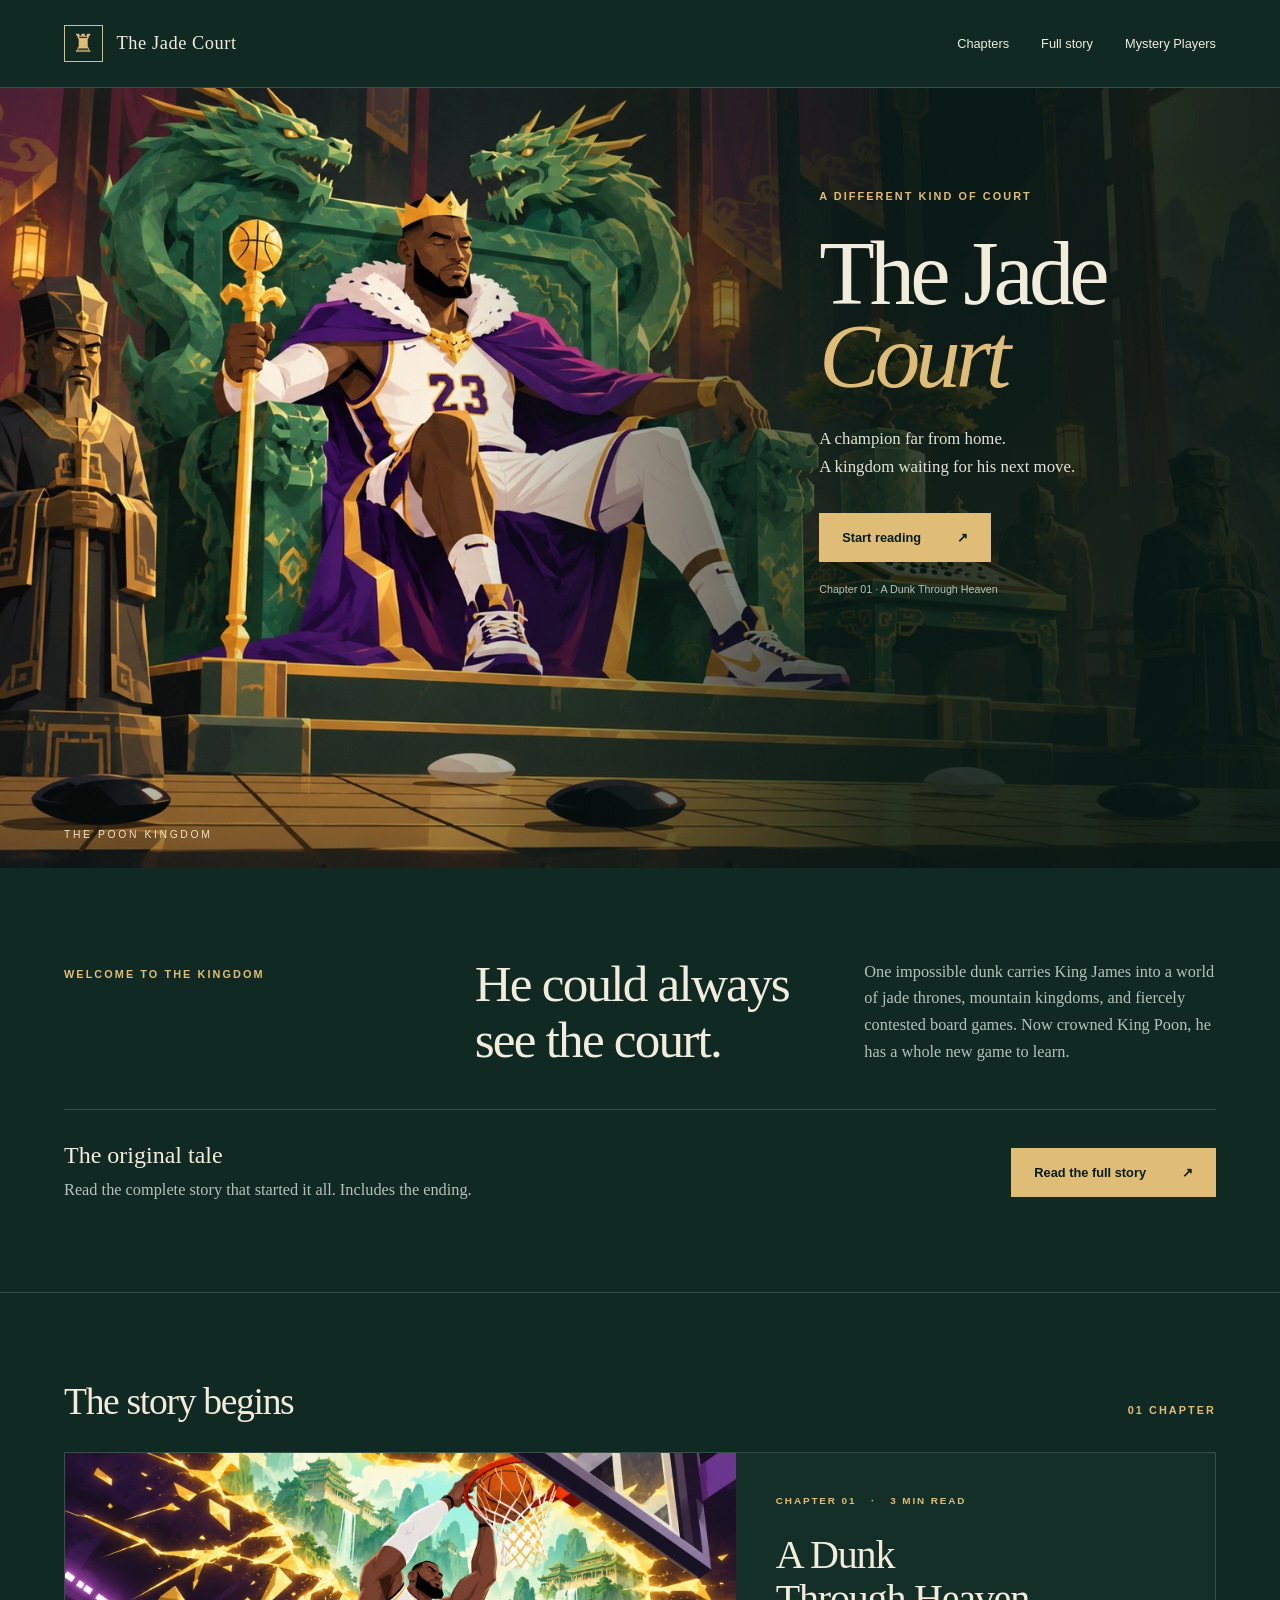
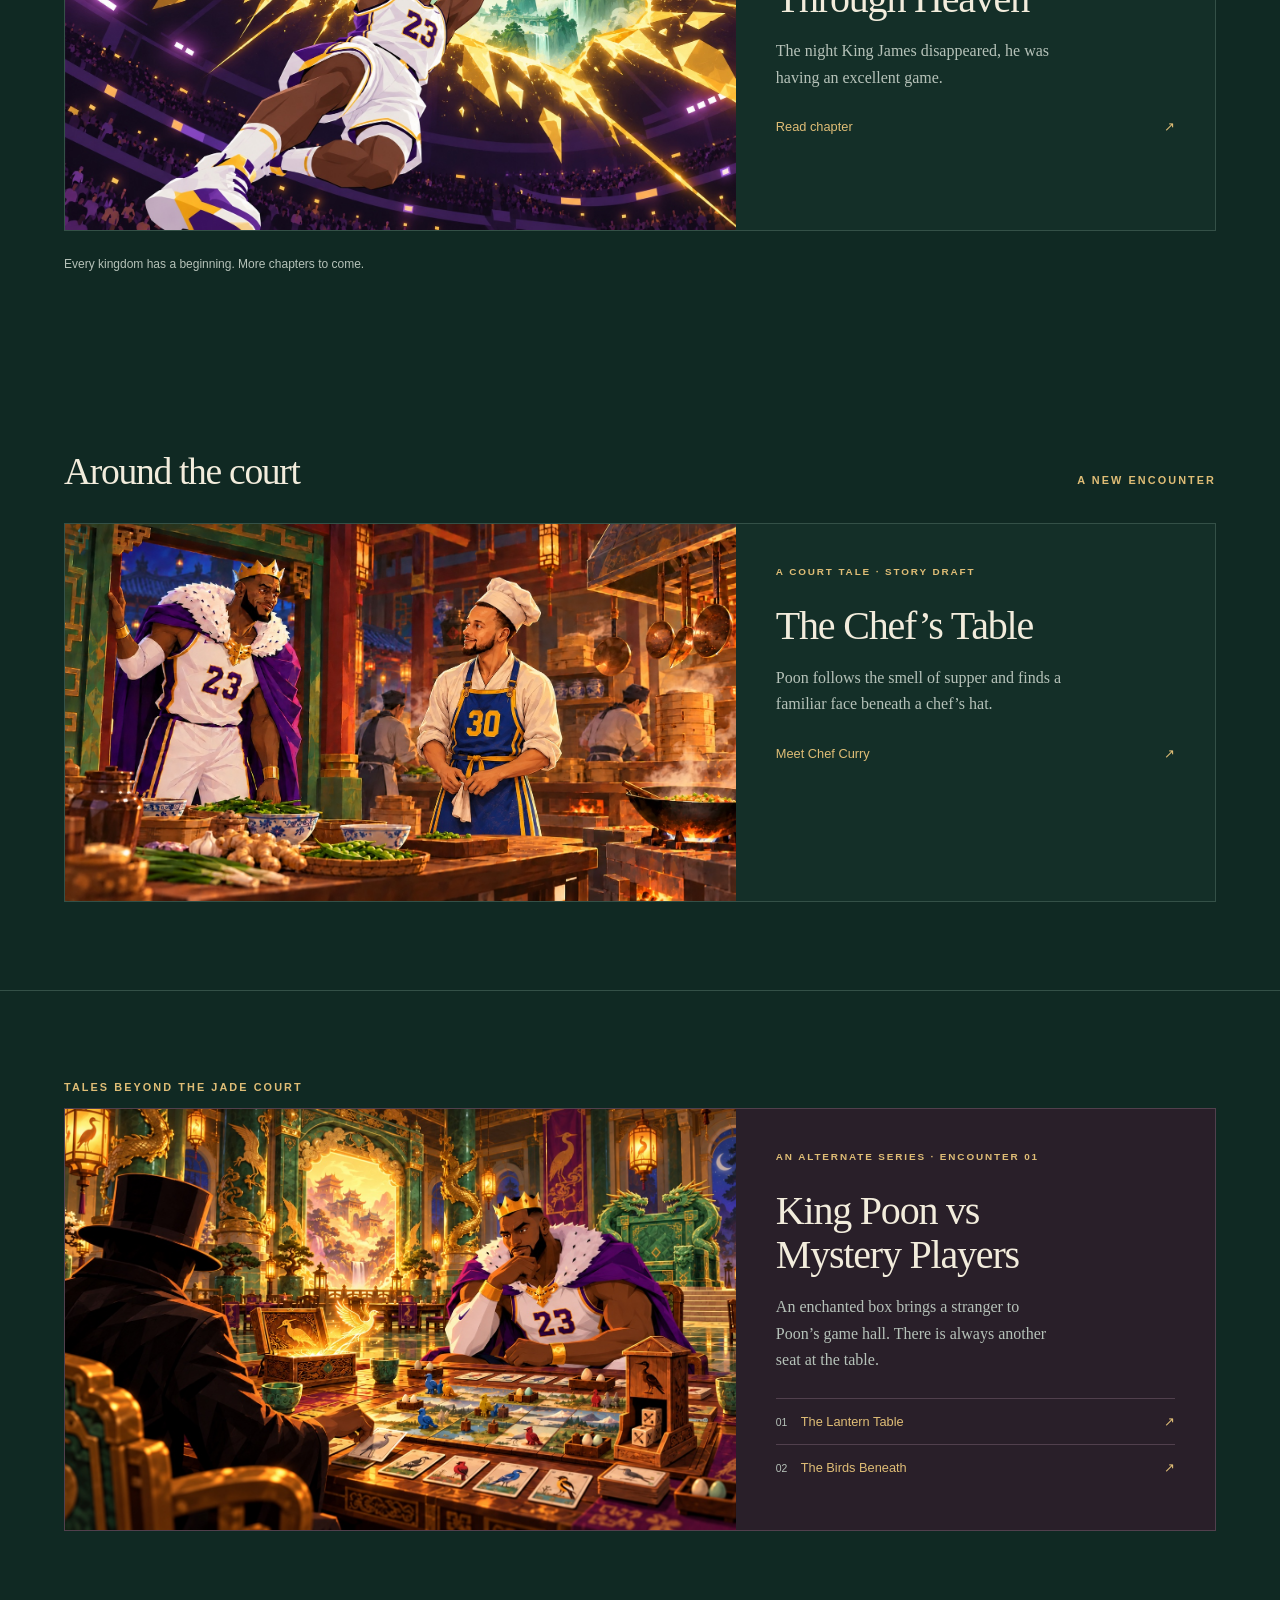
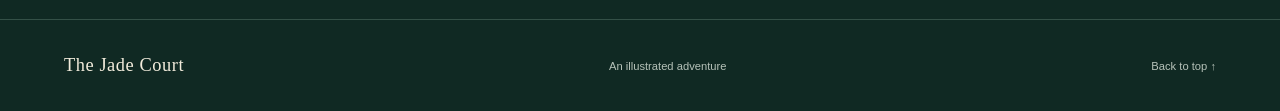
<file: docs/index.html>
<!doctype html>
<html lang="en">
<head>
  <meta charset="utf-8">
  <meta name="viewport" content="width=device-width, initial-scale=1">
  <meta name="description" content="A basketball legend. A jade throne. A kingdom devoted to board games. Enter the world of The Jade Court.">
  <meta name="theme-color" content="#102923">
  <title>The Jade Court — A different kind of court</title>
  <link rel="icon" href="assets/favicon.svg" type="image/svg+xml">
  <link rel="stylesheet" href="assets/style.css">
</head>
<body>
  <a class="skip-link" href="#main">Skip to content</a>
  <header class="site-header">
    <a class="brand" href="index.html" aria-label="The Jade Court home"><span class="seal" aria-hidden="true">♜</span> The Jade Court</a>
    <nav aria-label="Main navigation"><a href="#chapters">Chapters</a><a href="story/">Full story</a><a href="mystery-players/">Mystery Players</a></nav>
  </header>
  <main id="main">
    <section class="hero" aria-labelledby="title">
      <img class="hero-art" src="assets/images/jade-throne.jpg" width="1672" height="941" alt="King Poon sits on a jade dragon throne, holding a basketball-topped scepter. A Go board and oversized stones surround his royal seat." fetchpriority="high">
      <div class="hero-copy">
        <p class="eyebrow">A different kind of court</p>
        <h1 id="title">The Jade<br><em>Court</em></h1>
        <p class="hero-description">A champion far from home.<br>A kingdom waiting for his next move.</p>
        <a class="button" href="chapters/01/">Start reading <span aria-hidden="true">↗</span></a>
        <p class="hero-note">Chapter 01 · A Dunk Through Heaven</p>
      </div>
      <span class="hero-caption" aria-hidden="true">The Poon Kingdom</span>
    </section>
    <section class="intro section-wrap" id="story" aria-labelledby="premise">
      <p class="eyebrow">Welcome to the kingdom</p>
      <div><h2 id="premise">He could always<br>see the court.</h2><p>One impossible dunk carries King James into a world of jade thrones, mountain kingdoms, and fiercely contested board games. Now crowned King Poon, he has a whole new game to learn.</p></div>
      <div class="full-story-callout"><div><h3>The original tale</h3><p>Read the complete story that started it all. Includes the ending.</p></div><a class="button" href="story/">Read the full story <span aria-hidden="true">↗</span></a></div>
    </section>
    <section class="chapters section-wrap" id="chapters" aria-labelledby="chapter-heading">
      <div class="section-heading"><h2 id="chapter-heading">The story begins</h2><span class="eyebrow">01 chapter</span></div>
      <a class="chapter-card" href="chapters/01/">
        <div class="chapter-image"><img src="assets/images/space-rift.jpg" width="1672" height="941" loading="lazy" alt="A two-handed dunk opens a golden rift above the rim, revealing mountains and palaces."></div>
        <div class="chapter-info"><p class="eyebrow">Chapter 01 <span>·</span> 3 min read</p><h3>A Dunk<br>Through Heaven</h3><p>The night King James disappeared, he was having an excellent game.</p><span class="text-link">Read chapter <span aria-hidden="true">↗</span></span></div>
      </a>
      <p class="archive-note">Every kingdom has a beginning. More chapters to come.</p>
    </section>
    <section class="section-wrap" id="court-tales" aria-labelledby="court-tales-heading">
      <div class="section-heading"><h2 id="court-tales-heading">Around the court</h2><span class="eyebrow">A new encounter</span></div>
      <a class="chapter-card" href="drafts/chefs-table/">
        <div class="chapter-image"><img src="assets/images/chefs-table-v6.jpg" width="1672" height="941" loading="lazy" alt="King Poon meets Chef Curry in the busy royal kitchen."></div>
        <div class="chapter-info"><p class="eyebrow">A court tale · Story draft</p><h3>The Chef’s Table</h3><p>Poon follows the smell of supper and finds a familiar face beneath a chef’s hat.</p><span class="text-link">Meet Chef Curry <span aria-hidden="true">↗</span></span></div>
      </a>
    </section>
    <section class="mystery-entry section-wrap" aria-labelledby="mystery-heading">
      <p class="eyebrow">Tales beyond the Jade Court</p>
      <div class="chapter-card mystery-series-panel">
        <div class="chapter-image"><img src="assets/images/mystery-lantern-table-v4.jpg" width="1672" height="941" loading="lazy" alt="King Poon faces a stranger in a black top hat across an enchanted game table."></div>
        <div class="chapter-info">
          <p class="eyebrow">An alternate series · Encounter 01</p>
          <h2 id="mystery-heading">King Poon vs<br>Mystery Players</h2>
          <p class="mystery-series-intro">An enchanted box brings a stranger to Poon’s game hall. There is always another seat at the table.</p>
          <nav class="mystery-chapter-menu" aria-label="Mystery Players chapters">
            <a href="mystery-players/#encounter"><span><small>01</small> The Lantern Table</span><span aria-hidden="true">↗</span></a>
            <a href="mystery-players/the-birds-beneath/"><span><small>02</small> The Birds Beneath</span><span aria-hidden="true">↗</span></a>
          </nav>
        </div>
      </div>
    </section>
  </main>
  <footer class="site-footer"><a class="brand" href="index.html">The Jade Court</a><span>An illustrated adventure</span><a href="#main">Back to top ↑</a></footer>
</body>
</html>
</file>
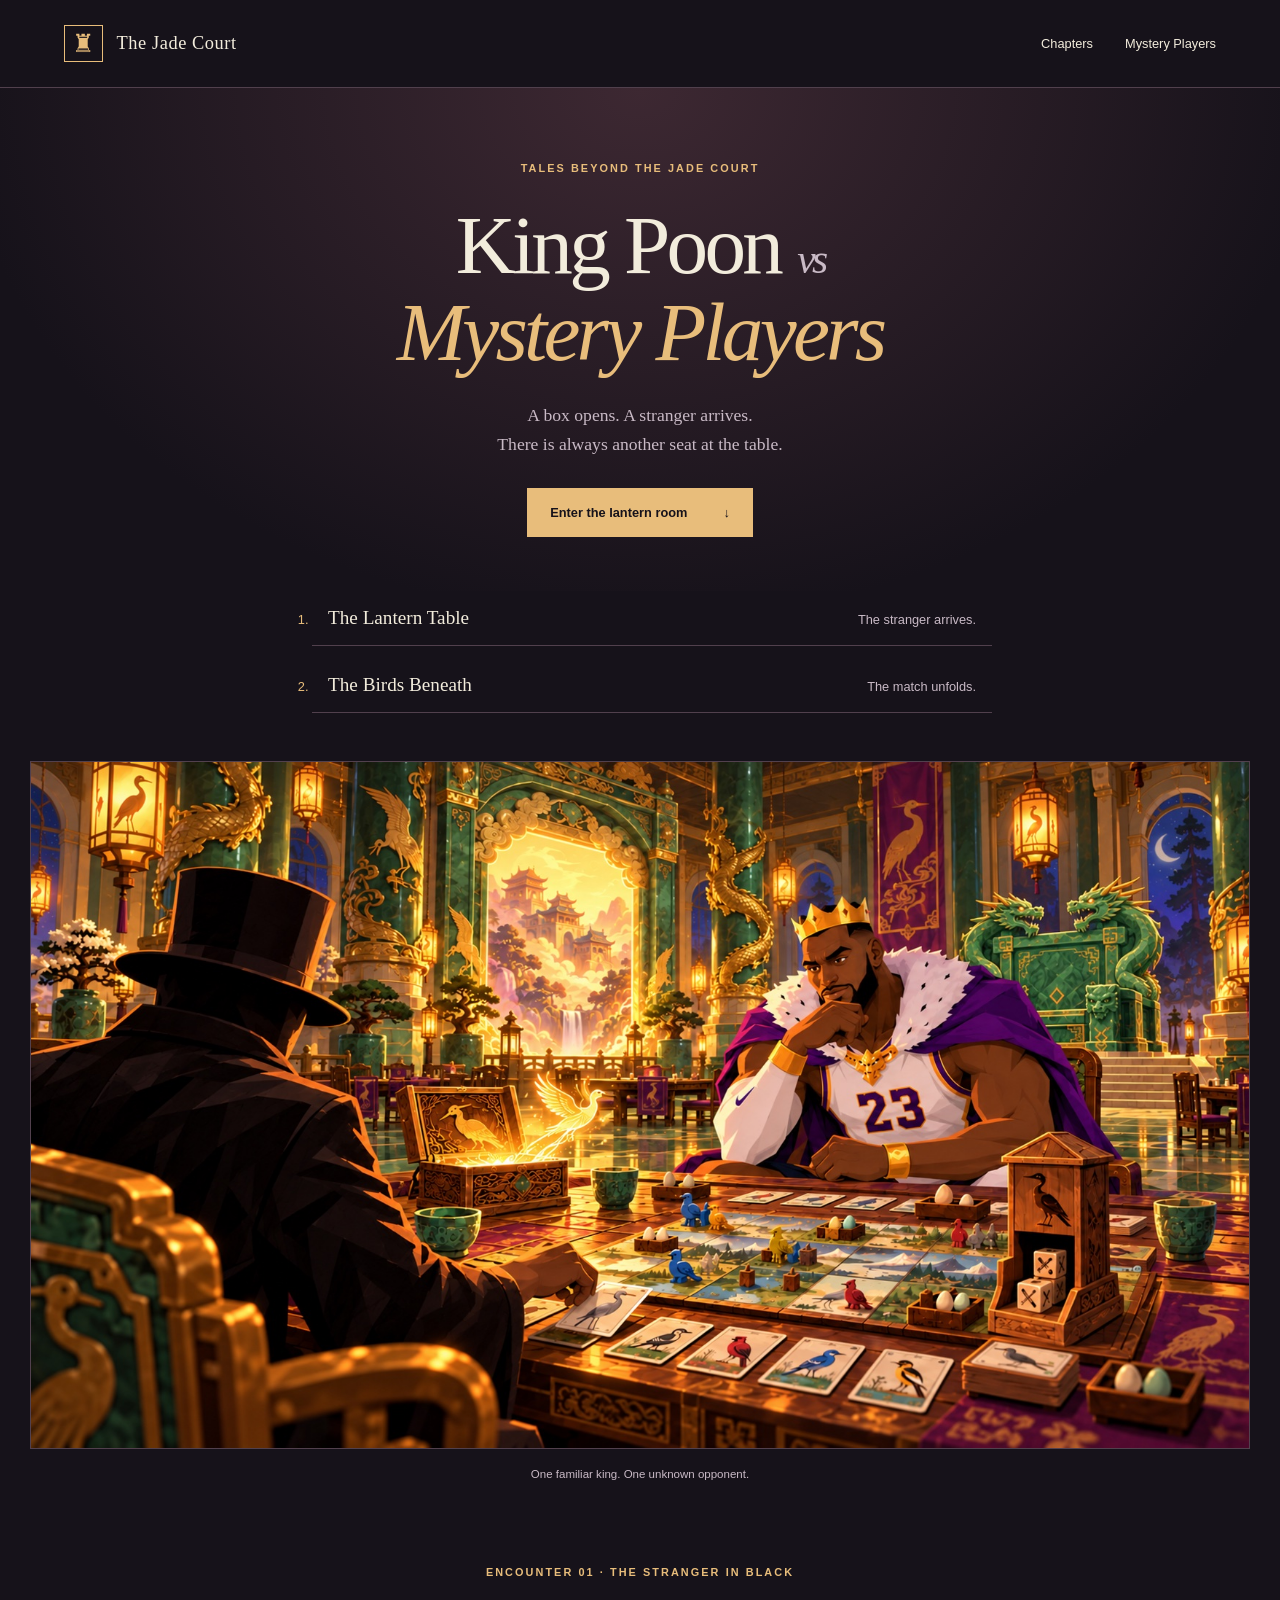
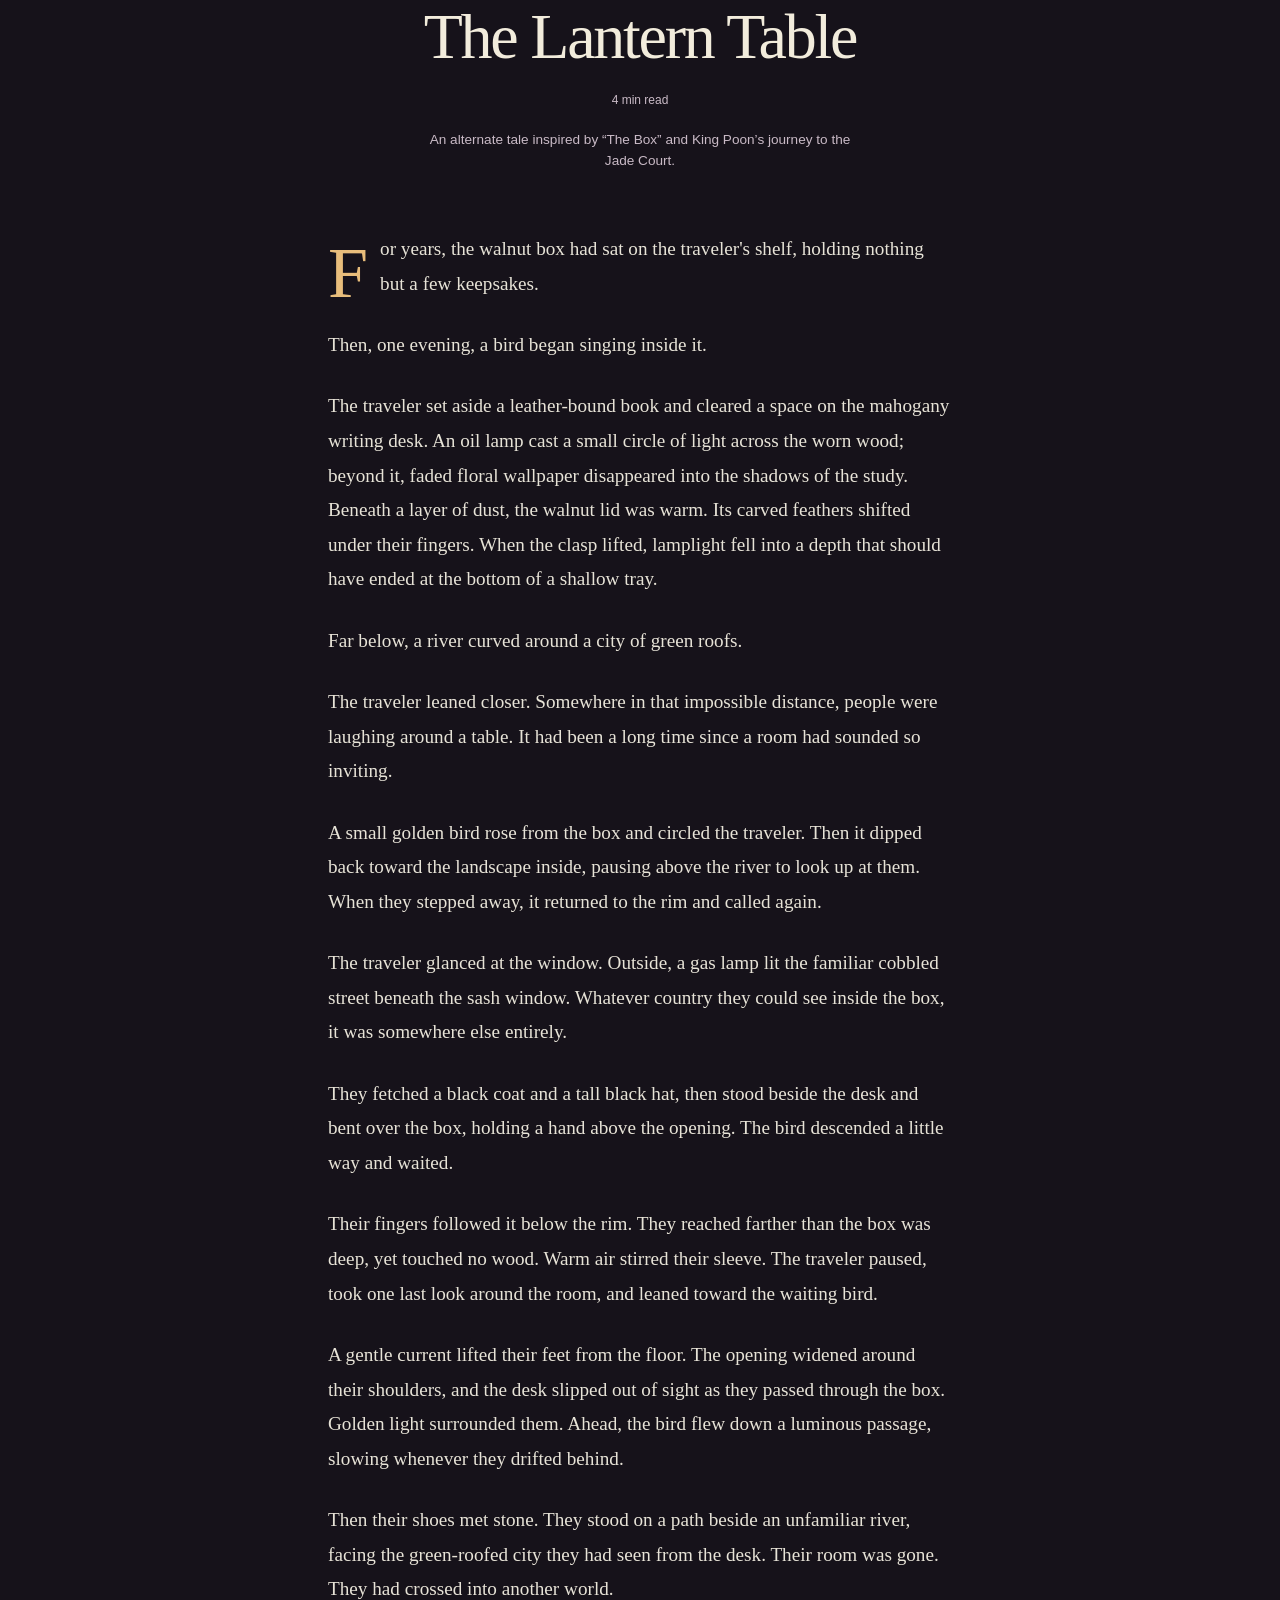
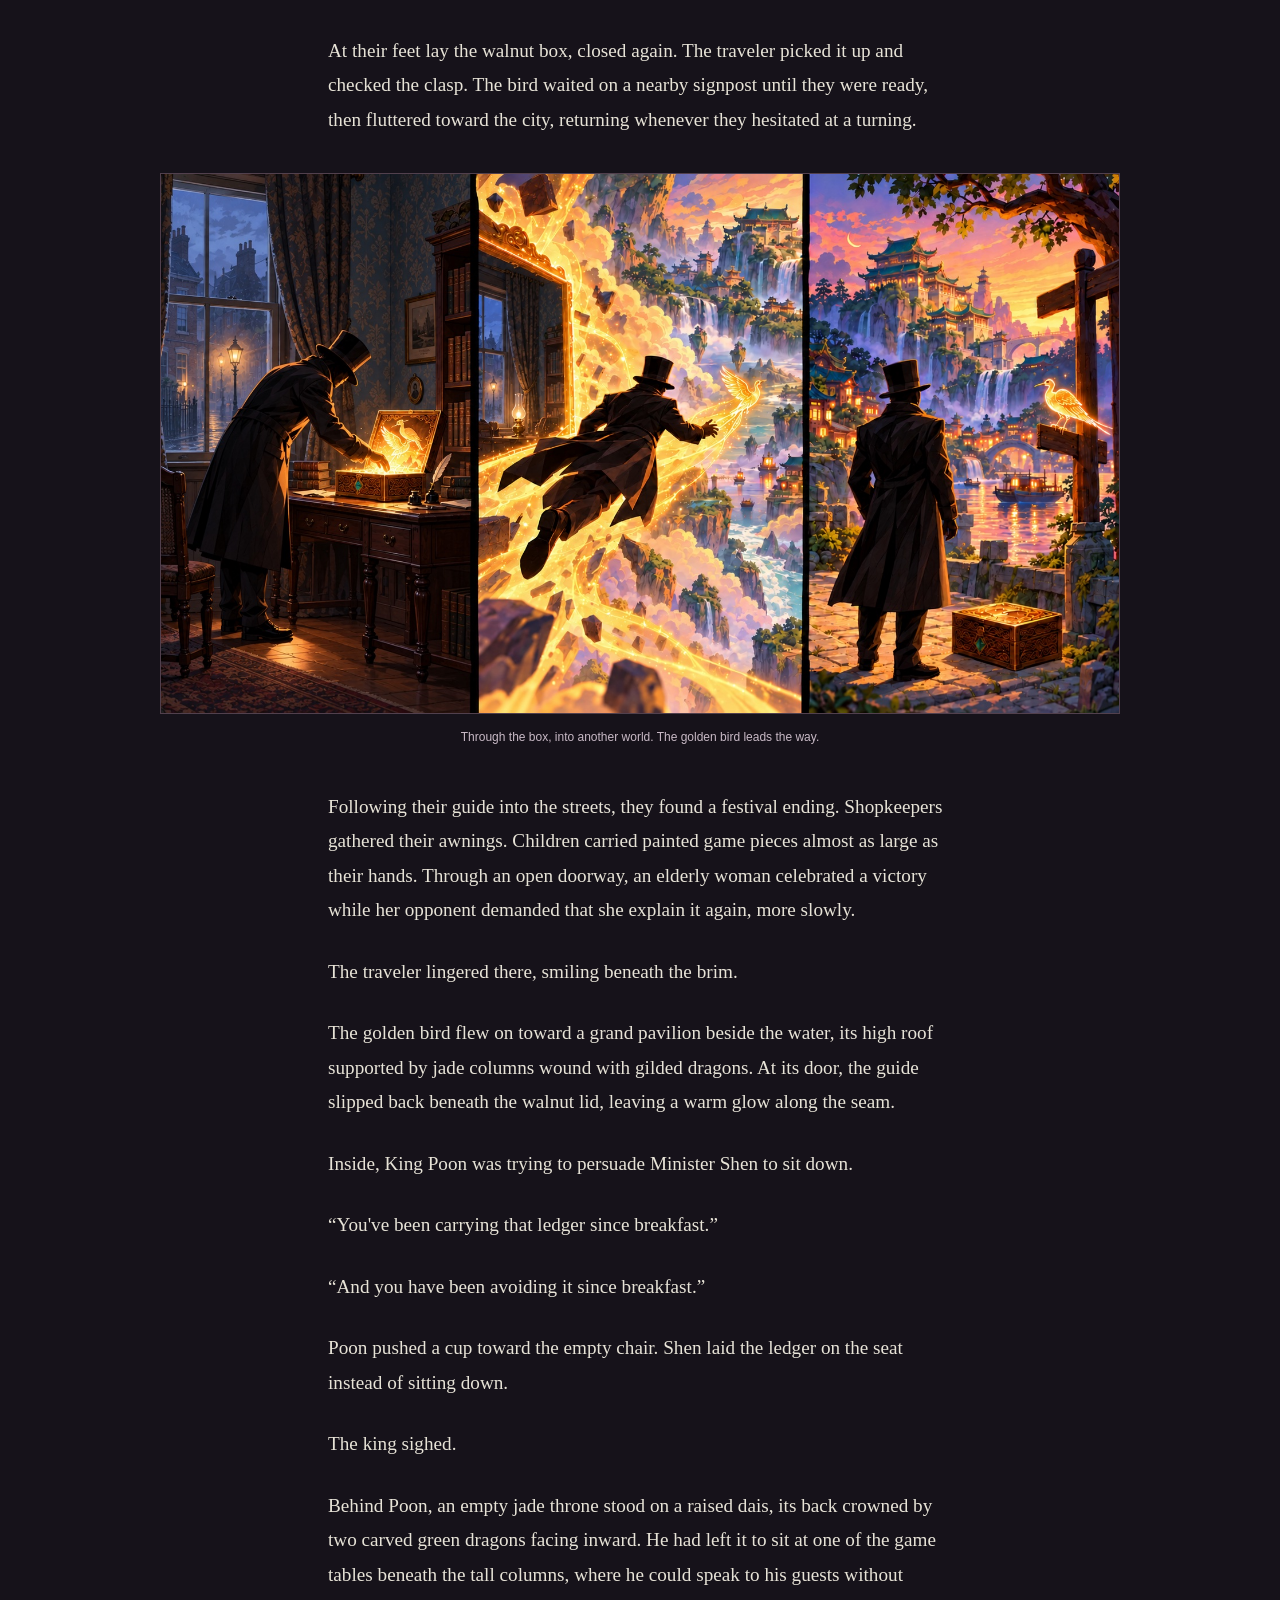
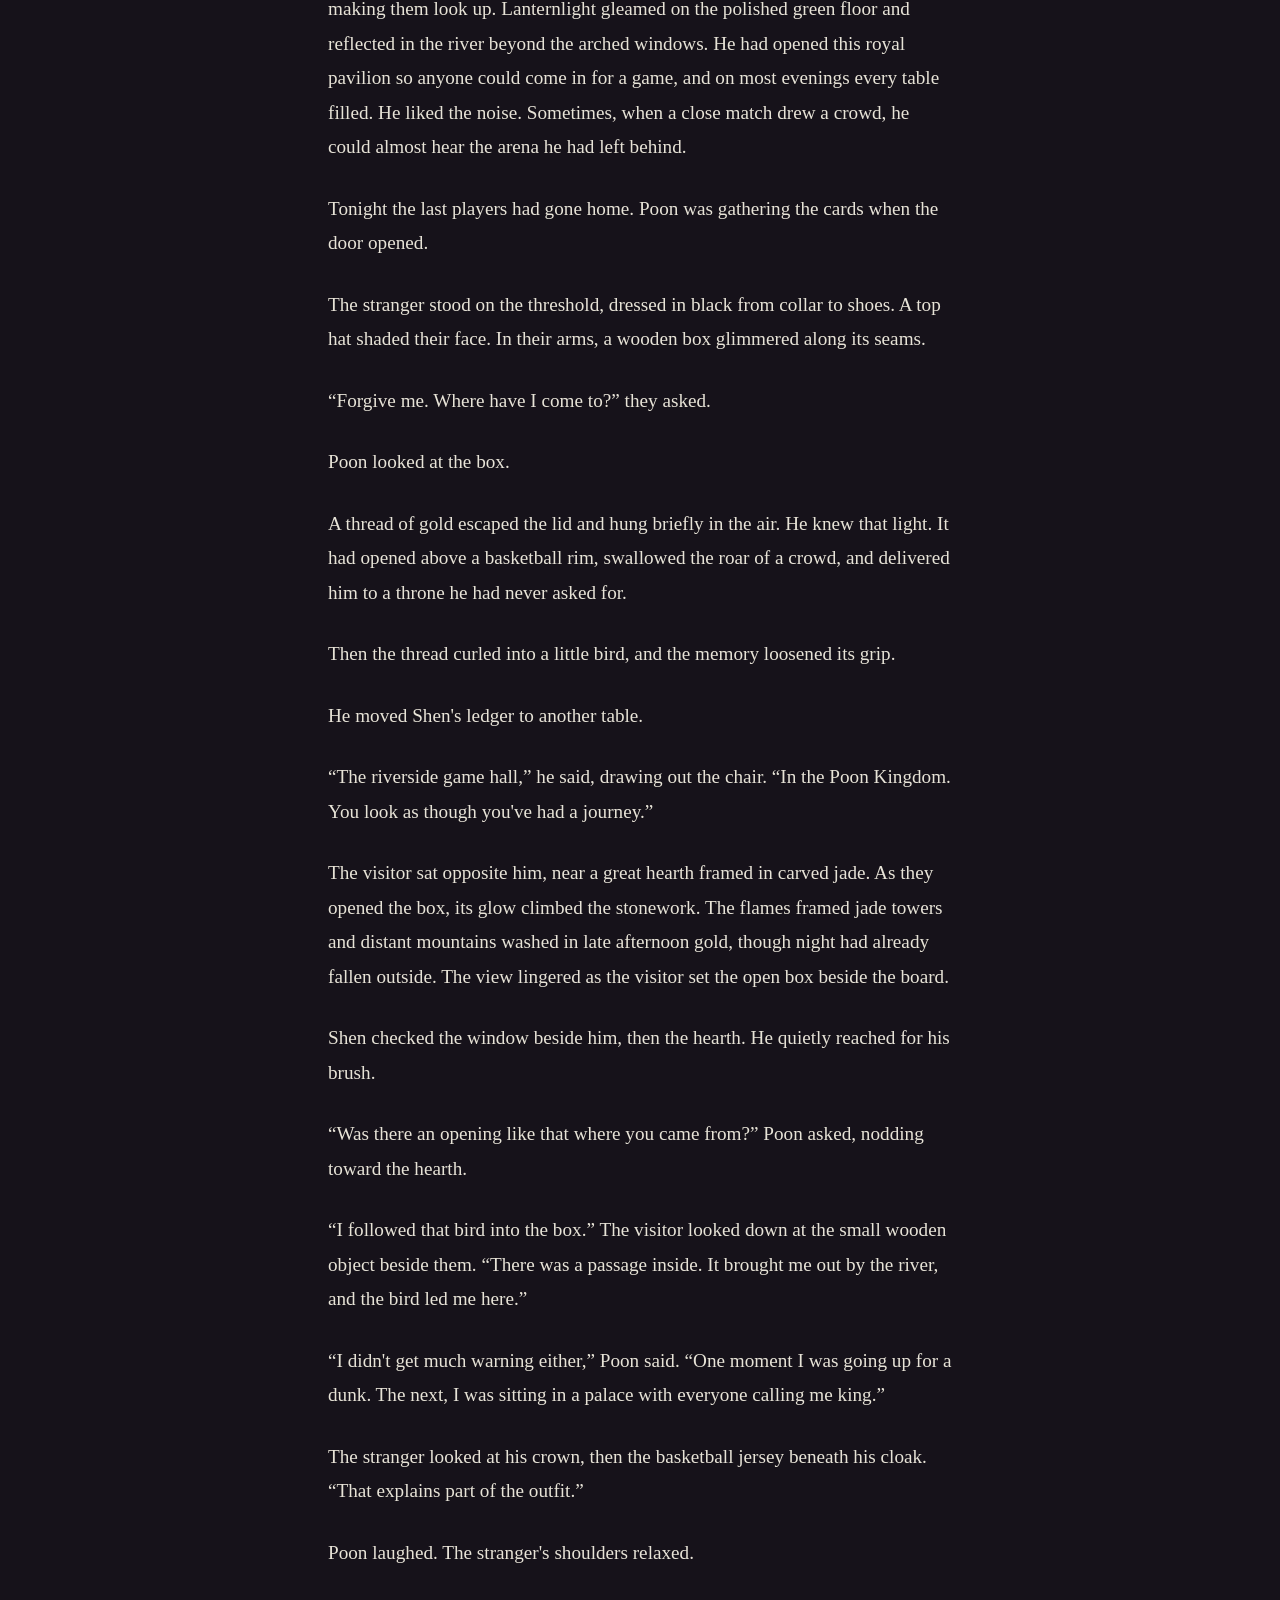
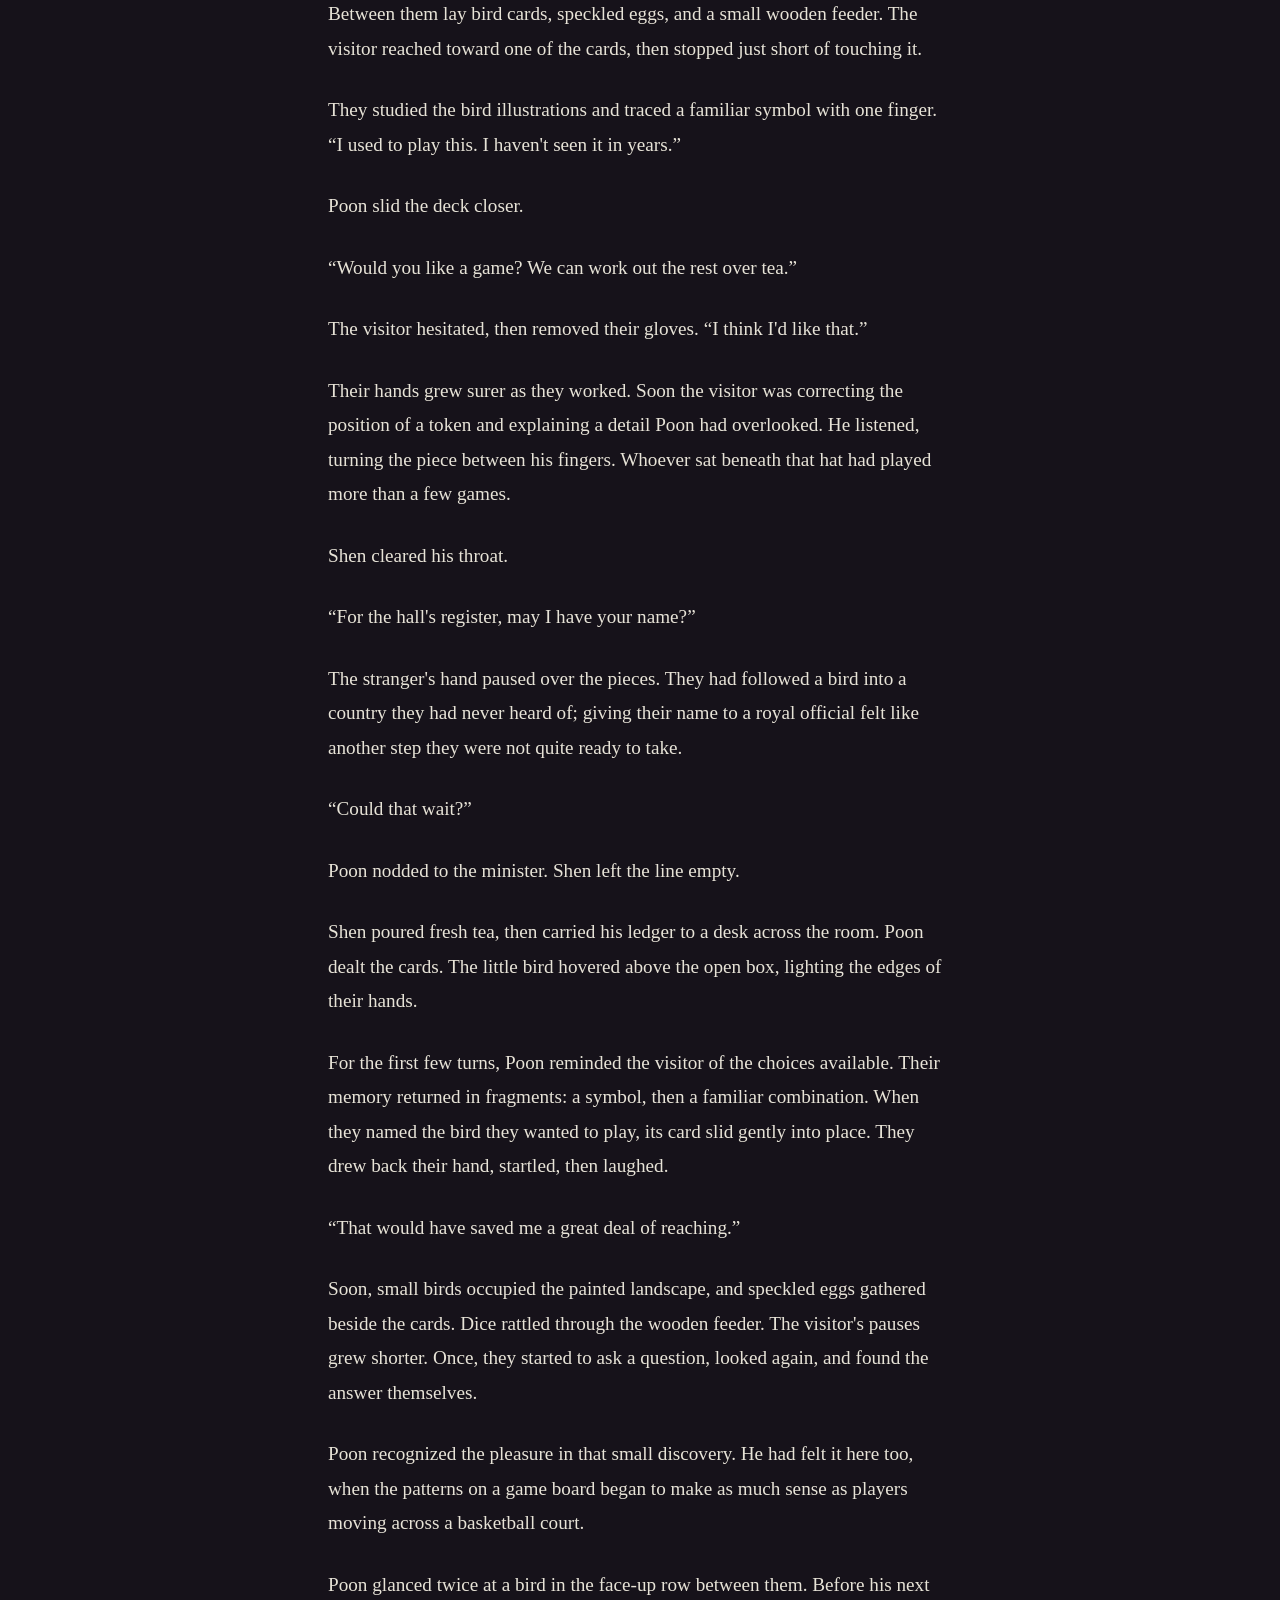
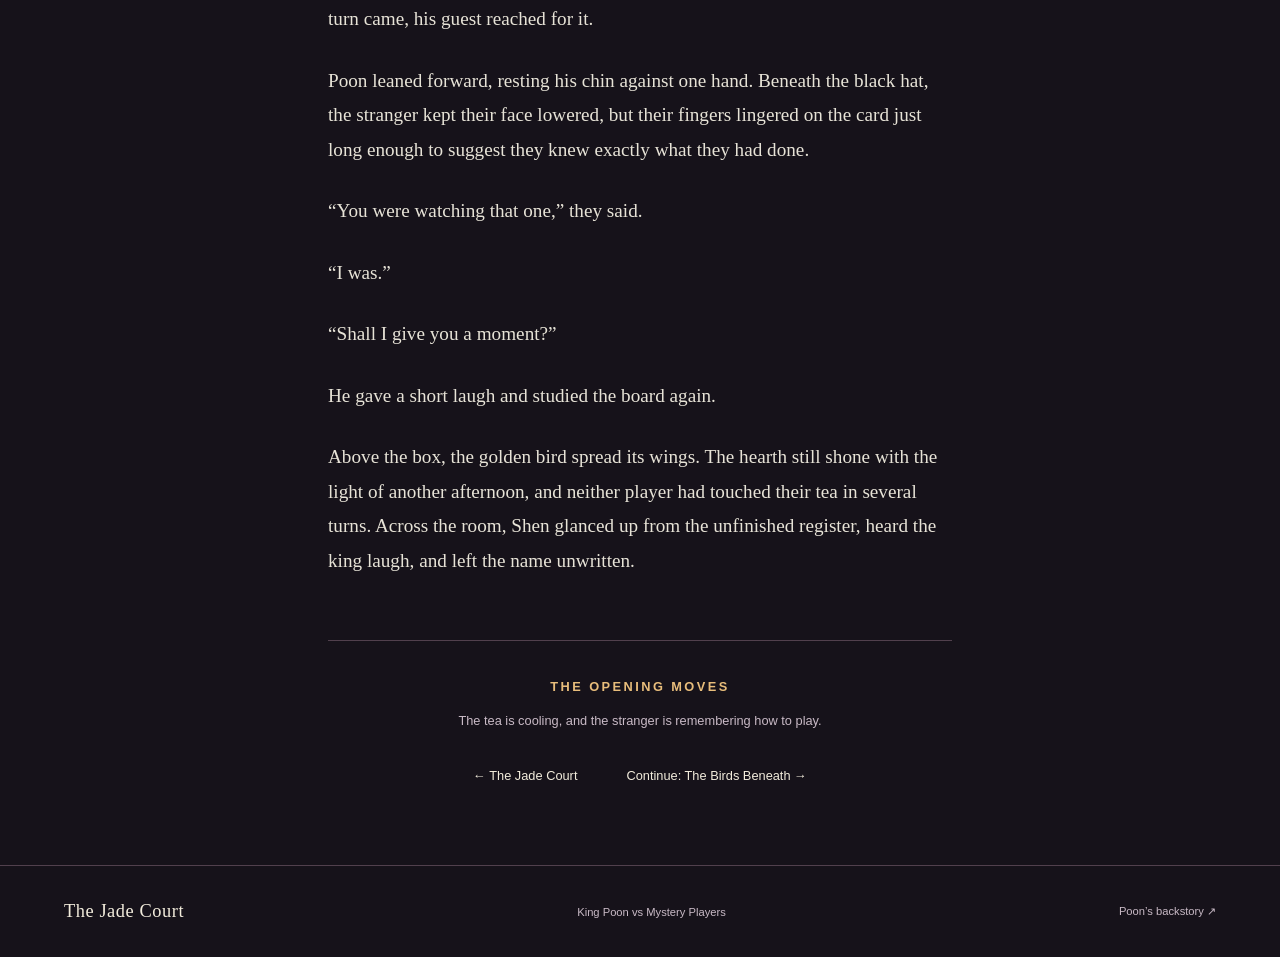
<file: docs/mystery-players/index.html>
<!doctype html>
<html lang="en">
<head>
  <meta charset="utf-8">
  <meta name="viewport" content="width=device-width, initial-scale=1">
  <meta name="description" content="An enchanted box. A stranger in a black top hat. King Poon's next opponent has arrived. Read The Lantern Table and The Birds Beneath, the first Mystery Players encounter.">
  <meta name="theme-color" content="#241b26">
  <title>King Poon vs Mystery Players — The Jade Court</title>
  <link rel="icon" href="../assets/favicon.svg" type="image/svg+xml">
  <link rel="stylesheet" href="../assets/style.css">
</head>
<body class="mystery-page">
  <a class="skip-link" href="#story-text">Skip to story</a>
  <header class="site-header">
    <a class="brand" href="../index.html"><span class="seal" aria-hidden="true">♜</span> The Jade Court</a>
    <nav aria-label="Main navigation"><a href="../index.html#chapters">Chapters</a><a href="./" aria-current="page">Mystery Players</a></nav>
  </header>
  <main id="main">
    <section class="mystery-intro" aria-labelledby="series-title">
      <p class="eyebrow">Tales beyond the Jade Court</p>
      <h1 id="series-title">King Poon <span>vs</span><br><em>Mystery Players</em></h1>
      <p>A box opens. A stranger arrives.<br>There is always another seat at the table.</p>
      <a class="button" href="#encounter">Enter the lantern room <span aria-hidden="true">↓</span></a>
    </section>
    <nav class="episode-list" aria-label="Encounter 01 reading order">
      <ol>
        <li><a href="#encounter"><span>The Lantern Table</span><small>The stranger arrives.</small></a></li>
        <li><a href="the-birds-beneath/"><span>The Birds Beneath</span><small>The match unfolds.</small></a></li>
      </ol>
    </nav>
    <figure class="mystery-art">
      <img src="../assets/images/mystery-lantern-table-v4.jpg" width="1672" height="941" fetchpriority="high" alt="A mysterious player dressed in black with a tall black top hat faces King Poon across a bird-themed board game. Tall jade columns and an empty dragon throne rise behind Poon. A golden bird hovers above an enchanted box, and a monumental jade hearth reveals a sunlit kingdom.">
      <figcaption>One familiar king. One unknown opponent.</figcaption>
    </figure>
    <article id="encounter" aria-labelledby="encounter-title">
      <header class="reader-header"><p class="eyebrow">Encounter 01 · The stranger in black</p><h2 id="encounter-title">The Lantern Table</h2><p class="reading-time">4 min read</p><p class="story-note">An alternate tale inspired by “The Box” and King Poon’s journey to the Jade Court.</p></header>
      <div class="prose" id="story-text">
        <p>For years, the walnut box had sat on the traveler&#x27;s shelf, holding nothing but a few keepsakes.</p>
        <p>Then, one evening, a bird began singing inside it.</p>
        <p>The traveler set aside a leather-bound book and cleared a space on the mahogany writing desk. An oil lamp cast a small circle of light across the worn wood; beyond it, faded floral wallpaper disappeared into the shadows of the study. Beneath a layer of dust, the walnut lid was warm. Its carved feathers shifted under their fingers. When the clasp lifted, lamplight fell into a depth that should have ended at the bottom of a shallow tray.</p>
        <p>Far below, a river curved around a city of green roofs.</p>
        <p>The traveler leaned closer. Somewhere in that impossible distance, people were laughing around a table. It had been a long time since a room had sounded so inviting.</p>
        <p>A small golden bird rose from the box and circled the traveler. Then it dipped back toward the landscape inside, pausing above the river to look up at them. When they stepped away, it returned to the rim and called again.</p>
        <p>The traveler glanced at the window. Outside, a gas lamp lit the familiar cobbled street beneath the sash window. Whatever country they could see inside the box, it was somewhere else entirely.</p>
        <p>They fetched a black coat and a tall black hat, then stood beside the desk and bent over the box, holding a hand above the opening. The bird descended a little way and waited.</p>
        <p>Their fingers followed it below the rim. They reached farther than the box was deep, yet touched no wood. Warm air stirred their sleeve. The traveler paused, took one last look around the room, and leaned toward the waiting bird.</p>
        <p>A gentle current lifted their feet from the floor. The opening widened around their shoulders, and the desk slipped out of sight as they passed through the box. Golden light surrounded them. Ahead, the bird flew down a luminous passage, slowing whenever they drifted behind.</p>
        <p>Then their shoes met stone. They stood on a path beside an unfamiliar river, facing the green-roofed city they had seen from the desk. Their room was gone. They had crossed into another world.</p>
        <p>At their feet lay the walnut box, closed again. The traveler picked it up and checked the clasp. The bird waited on a nearby signpost until they were ready, then fluttered toward the city, returning whenever they hesitated at a turning.</p>
        <figure class="story-illustration"><img src="../assets/images/mystery-box-crossing-v4.jpg" width="1672" height="941" loading="lazy" alt="Standing beside a mahogany desk in a Victorian study, the traveler reaches into the walnut box, follows a golden bird through its portal, and arrives beside a river in another world."><figcaption>Through the box, into another world. The golden bird leads the way.</figcaption></figure>
        <p>Following their guide into the streets, they found a festival ending. Shopkeepers gathered their awnings. Children carried painted game pieces almost as large as their hands. Through an open doorway, an elderly woman celebrated a victory while her opponent demanded that she explain it again, more slowly.</p>
        <p>The traveler lingered there, smiling beneath the brim.</p>
        <p>The golden bird flew on toward a grand pavilion beside the water, its high roof supported by jade columns wound with gilded dragons. At its door, the guide slipped back beneath the walnut lid, leaving a warm glow along the seam.</p>
        <p>Inside, King Poon was trying to persuade Minister Shen to sit down.</p>
        <p>“You&#x27;ve been carrying that ledger since breakfast.”</p>
        <p>“And you have been avoiding it since breakfast.”</p>
        <p>Poon pushed a cup toward the empty chair. Shen laid the ledger on the seat instead of sitting down.</p>
        <p>The king sighed.</p>
        <p>Behind Poon, an empty jade throne stood on a raised dais, its back crowned by two carved green dragons facing inward. He had left it to sit at one of the game tables beneath the tall columns, where he could speak to his guests without making them look up. Lanternlight gleamed on the polished green floor and reflected in the river beyond the arched windows. He had opened this royal pavilion so anyone could come in for a game, and on most evenings every table filled. He liked the noise. Sometimes, when a close match drew a crowd, he could almost hear the arena he had left behind.</p>
        <p>Tonight the last players had gone home. Poon was gathering the cards when the door opened.</p>
        <p>The stranger stood on the threshold, dressed in black from collar to shoes. A top hat shaded their face. In their arms, a wooden box glimmered along its seams.</p>
        <p>“Forgive me. Where have I come to?” they asked.</p>
        <p>Poon looked at the box.</p>
        <p>A thread of gold escaped the lid and hung briefly in the air. He knew that light. It had opened above a basketball rim, swallowed the roar of a crowd, and delivered him to a throne he had never asked for.</p>
        <p>Then the thread curled into a little bird, and the memory loosened its grip.</p>
        <p>He moved Shen&#x27;s ledger to another table.</p>
        <p>“The riverside game hall,” he said, drawing out the chair. “In the Poon Kingdom. You look as though you&#x27;ve had a journey.”</p>
        <p>The visitor sat opposite him, near a great hearth framed in carved jade. As they opened the box, its glow climbed the stonework. The flames framed jade towers and distant mountains washed in late afternoon gold, though night had already fallen outside. The view lingered as the visitor set the open box beside the board.</p>
        <p>Shen checked the window beside him, then the hearth. He quietly reached for his brush.</p>
        <p>“Was there an opening like that where you came from?” Poon asked, nodding toward the hearth.</p>
        <p>“I followed that bird into the box.” The visitor looked down at the small wooden object beside them. “There was a passage inside. It brought me out by the river, and the bird led me here.”</p>
        <p>“I didn&#x27;t get much warning either,” Poon said. “One moment I was going up for a dunk. The next, I was sitting in a palace with everyone calling me king.”</p>
        <p>The stranger looked at his crown, then the basketball jersey beneath his cloak. “That explains part of the outfit.”</p>
        <p>Poon laughed. The stranger&#x27;s shoulders relaxed.</p>
        <p>Between them lay bird cards, speckled eggs, and a small wooden feeder. The visitor reached toward one of the cards, then stopped just short of touching it.</p>
        <p>They studied the bird illustrations and traced a familiar symbol with one finger. “I used to play this. I haven&#x27;t seen it in years.”</p>
        <p>Poon slid the deck closer.</p>
        <p>“Would you like a game? We can work out the rest over tea.”</p>
        <p>The visitor hesitated, then removed their gloves. “I think I&#x27;d like that.”</p>
        <p>Their hands grew surer as they worked. Soon the visitor was correcting the position of a token and explaining a detail Poon had overlooked. He listened, turning the piece between his fingers. Whoever sat beneath that hat had played more than a few games.</p>
        <p>Shen cleared his throat.</p>
        <p>“For the hall&#x27;s register, may I have your name?”</p>
        <p>The stranger&#x27;s hand paused over the pieces. They had followed a bird into a country they had never heard of; giving their name to a royal official felt like another step they were not quite ready to take.</p>
        <p>“Could that wait?”</p>
        <p>Poon nodded to the minister. Shen left the line empty.</p>
        <p>Shen poured fresh tea, then carried his ledger to a desk across the room. Poon dealt the cards. The little bird hovered above the open box, lighting the edges of their hands.</p>
        <p>For the first few turns, Poon reminded the visitor of the choices available. Their memory returned in fragments: a symbol, then a familiar combination. When they named the bird they wanted to play, its card slid gently into place. They drew back their hand, startled, then laughed.</p>
        <p>“That would have saved me a great deal of reaching.”</p>
        <p>Soon, small birds occupied the painted landscape, and speckled eggs gathered beside the cards. Dice rattled through the wooden feeder. The visitor&#x27;s pauses grew shorter. Once, they started to ask a question, looked again, and found the answer themselves.</p>
        <p>Poon recognized the pleasure in that small discovery. He had felt it here too, when the patterns on a game board began to make as much sense as players moving across a basketball court.</p>
        <p>Poon glanced twice at a bird in the face-up row between them. Before his next turn came, his guest reached for it.</p>
        <p>Poon leaned forward, resting his chin against one hand. Beneath the black hat, the stranger kept their face lowered, but their fingers lingered on the card just long enough to suggest they knew exactly what they had done.</p>
        <p>“You were watching that one,” they said.</p>
        <p>“I was.”</p>
        <p>“Shall I give you a moment?”</p>
        <p>He gave a short laugh and studied the board again.</p>
        <p>Above the box, the golden bird spread its wings. The hearth still shone with the light of another afternoon, and neither player had touched their tea in several turns. Across the room, Shen glanced up from the unfinished register, heard the king laugh, and left the name unwritten.</p>
      </div>
      <footer class="chapter-end"><p class="eyebrow">The opening moves</p><p>The tea is cooling, and the stranger is remembering how to play.</p><nav class="reader-nav" aria-label="Story navigation"><a href="../index.html">← The Jade Court</a><a href="the-birds-beneath/">Continue: The Birds Beneath →</a></nav></footer>
    </article>
  </main>
  <footer class="site-footer"><a class="brand" href="../index.html">The Jade Court</a><span>King Poon vs Mystery Players</span><a href="../story/">Poon’s backstory ↗</a></footer>
</body>
</html>
</file>
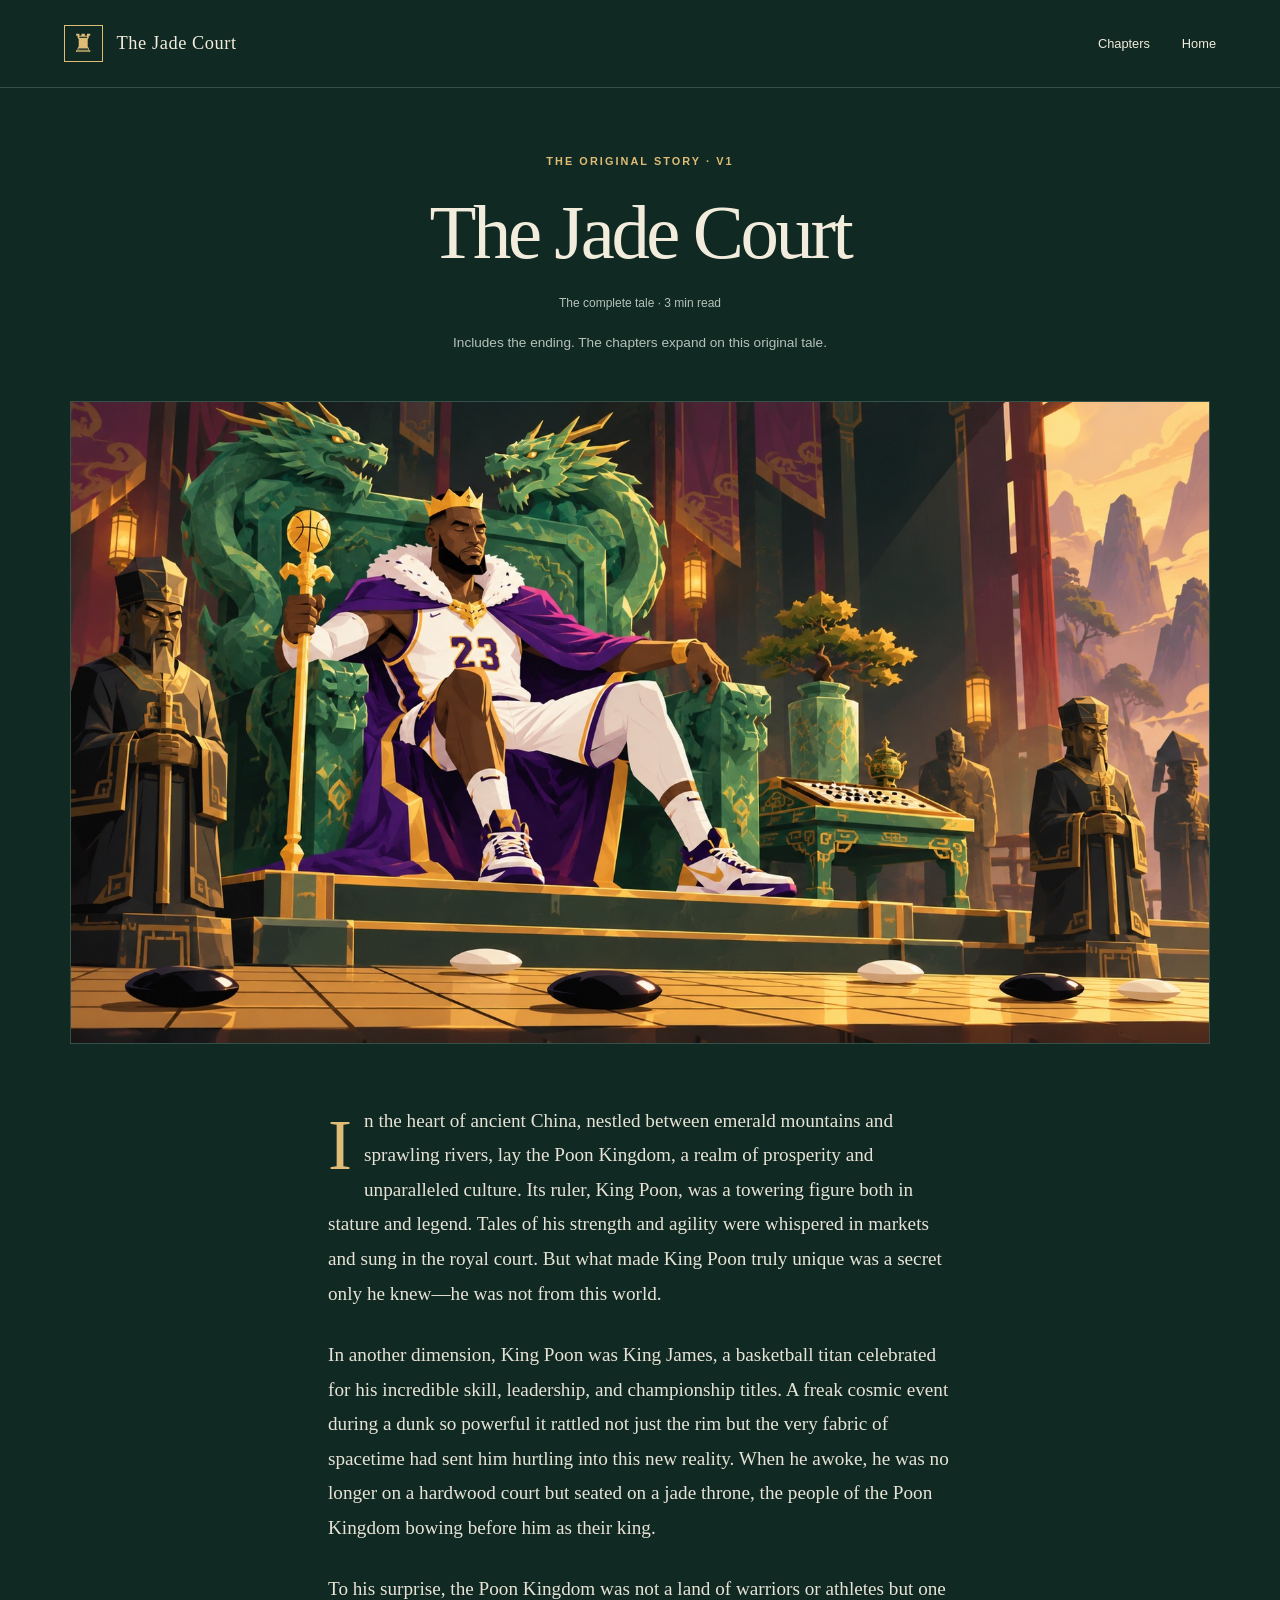
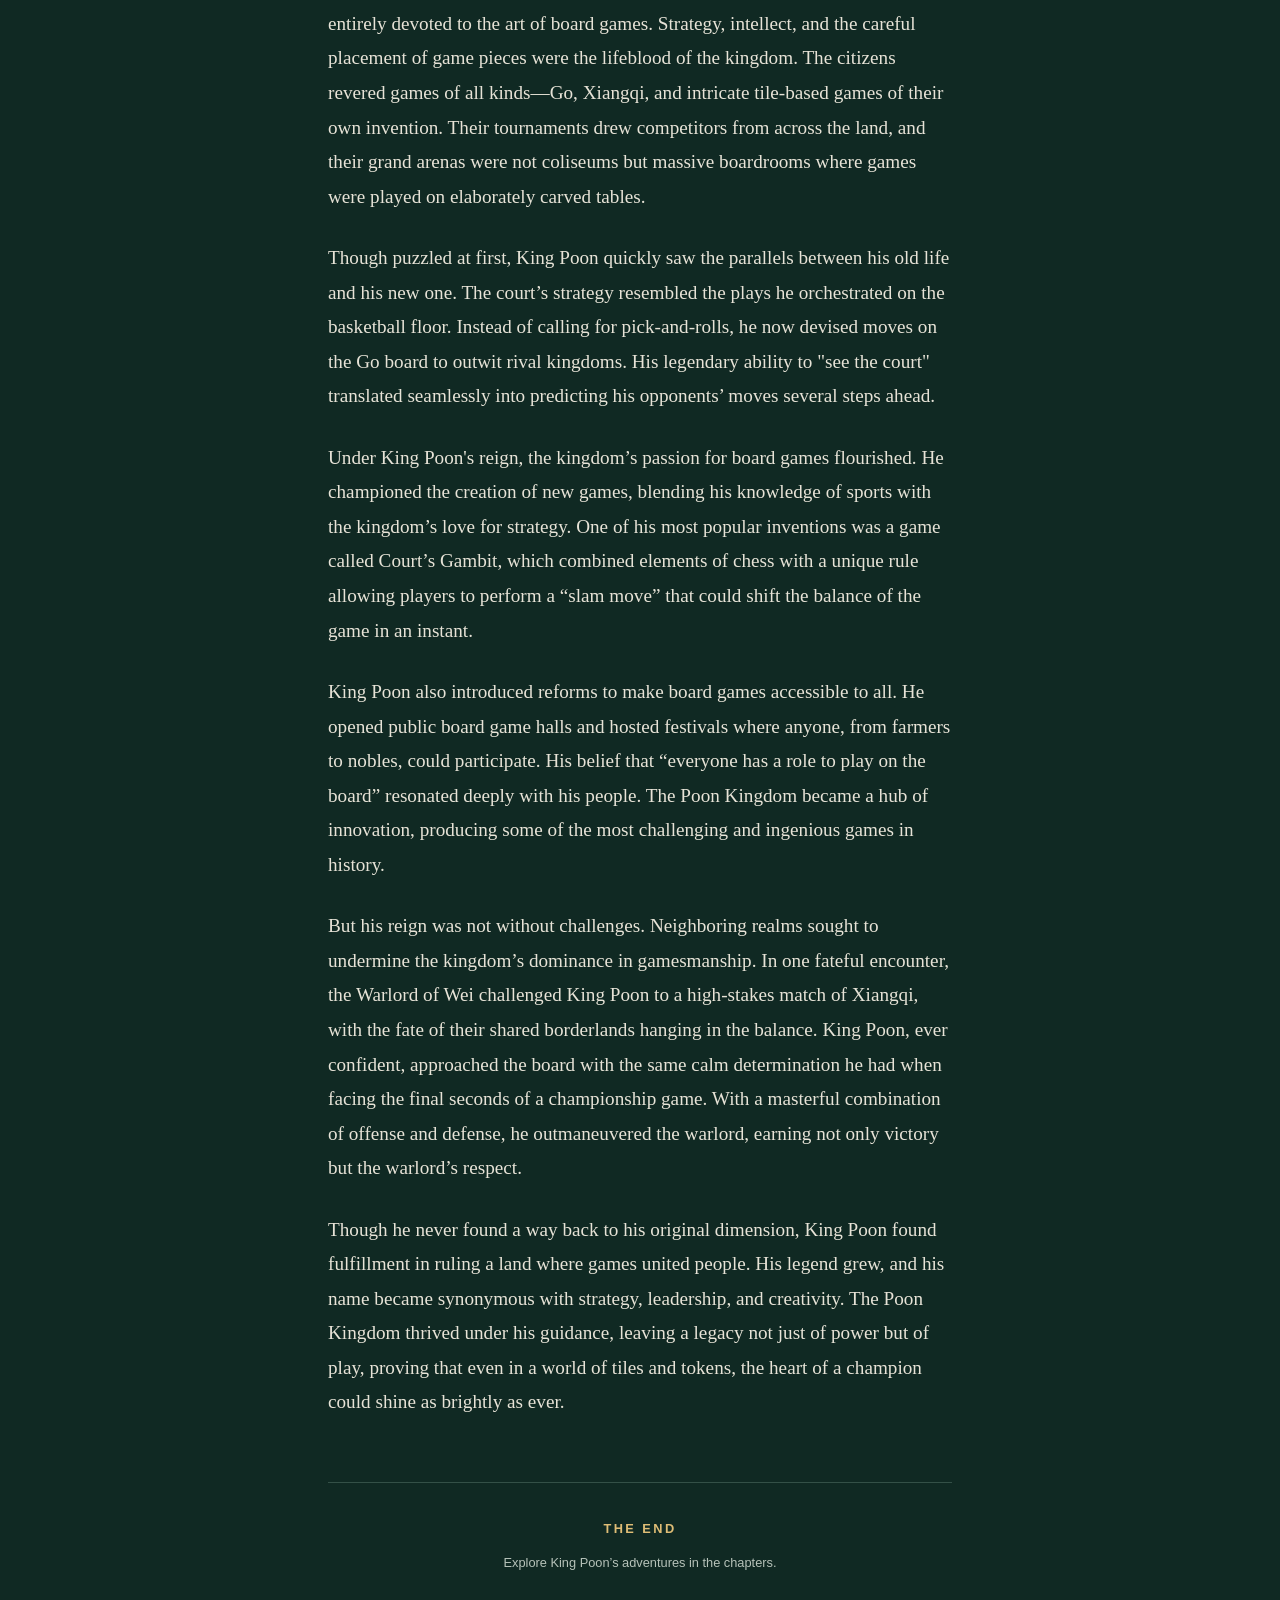
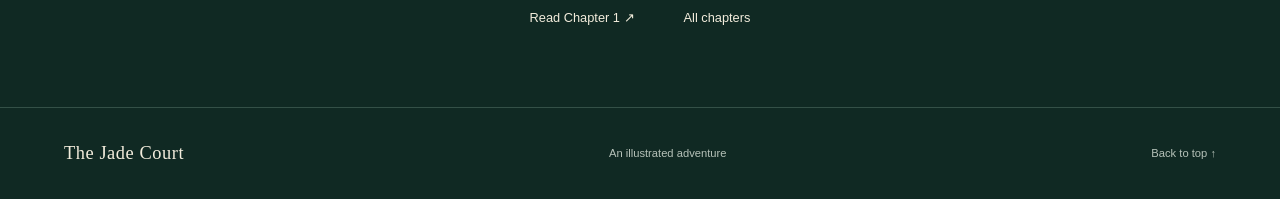
<file: docs/story/index.html>
<!doctype html>
<html lang="en">
<head>
  <meta charset="utf-8">
  <meta name="viewport" content="width=device-width, initial-scale=1">
  <meta name="description" content="Read the original story of King Poon: a basketball champion transported to a kingdom devoted to board games.">
  <meta name="theme-color" content="#102923">
  <title>The Full Story — The Jade Court</title>
  <link rel="icon" href="../assets/favicon.svg" type="image/svg+xml">
  <link rel="stylesheet" href="../assets/style.css">
</head>
<body>
  <a class="skip-link" href="#story-text">Skip to story</a>
  <header class="site-header">
    <a class="brand" href="../index.html" aria-label="The Jade Court home"><span class="seal" aria-hidden="true">♜</span> The Jade Court</a>
    <nav aria-label="Main navigation"><a href="../index.html#chapters">Chapters</a><a href="../index.html">Home</a></nav>
  </header>
  <main id="main">
    <article aria-labelledby="story-title">
      <header class="reader-header"><p class="eyebrow">The original story · V1</p><h1 id="story-title">The Jade Court</h1><p class="reading-time">The complete tale · 3 min read</p><p class="story-note">Includes the ending. The chapters expand on this original tale.</p></header>
      <figure class="reader-art"><img src="../assets/images/jade-throne.jpg" width="1672" height="941" fetchpriority="high" alt="King Poon on his jade dragon throne, with a basketball-topped scepter and a royal Go board beside him."></figure>
      <div class="prose" id="story-text">
        <p>In the heart of ancient China, nestled between emerald mountains and sprawling rivers, lay the Poon Kingdom, a realm of prosperity and unparalleled culture. Its ruler, King Poon, was a towering figure both in stature and legend. Tales of his strength and agility were whispered in markets and sung in the royal court. But what made King Poon truly unique was a secret only he knew—he was not from this world.</p>
        <p>In another dimension, King Poon was King James, a basketball titan celebrated for his incredible skill, leadership, and championship titles. A freak cosmic event during a dunk so powerful it rattled not just the rim but the very fabric of spacetime had sent him hurtling into this new reality. When he awoke, he was no longer on a hardwood court but seated on a jade throne, the people of the Poon Kingdom bowing before him as their king.</p>
        <p>To his surprise, the Poon Kingdom was not a land of warriors or athletes but one entirely devoted to the art of board games. Strategy, intellect, and the careful placement of game pieces were the lifeblood of the kingdom. The citizens revered games of all kinds—Go, Xiangqi, and intricate tile-based games of their own invention. Their tournaments drew competitors from across the land, and their grand arenas were not coliseums but massive boardrooms where games were played on elaborately carved tables.</p>
        <p>Though puzzled at first, King Poon quickly saw the parallels between his old life and his new one. The court’s strategy resembled the plays he orchestrated on the basketball floor. Instead of calling for pick-and-rolls, he now devised moves on the Go board to outwit rival kingdoms. His legendary ability to &quot;see the court&quot; translated seamlessly into predicting his opponents’ moves several steps ahead.</p>
        <p>Under King Poon&#x27;s reign, the kingdom’s passion for board games flourished. He championed the creation of new games, blending his knowledge of sports with the kingdom’s love for strategy. One of his most popular inventions was a game called Court’s Gambit, which combined elements of chess with a unique rule allowing players to perform a “slam move” that could shift the balance of the game in an instant.</p>
        <p>King Poon also introduced reforms to make board games accessible to all. He opened public board game halls and hosted festivals where anyone, from farmers to nobles, could participate. His belief that “everyone has a role to play on the board” resonated deeply with his people. The Poon Kingdom became a hub of innovation, producing some of the most challenging and ingenious games in history.</p>
        <p>But his reign was not without challenges. Neighboring realms sought to undermine the kingdom’s dominance in gamesmanship. In one fateful encounter, the Warlord of Wei challenged King Poon to a high-stakes match of Xiangqi, with the fate of their shared borderlands hanging in the balance. King Poon, ever confident, approached the board with the same calm determination he had when facing the final seconds of a championship game. With a masterful combination of offense and defense, he outmaneuvered the warlord, earning not only victory but the warlord’s respect.</p>
        <p>Though he never found a way back to his original dimension, King Poon found fulfillment in ruling a land where games united people. His legend grew, and his name became synonymous with strategy, leadership, and creativity. The Poon Kingdom thrived under his guidance, leaving a legacy not just of power but of play, proving that even in a world of tiles and tokens, the heart of a champion could shine as brightly as ever.</p>
      </div>
      <footer class="chapter-end"><p class="eyebrow">The end</p><p>Explore King Poon’s adventures in the chapters.</p><nav class="reader-nav" aria-label="Story navigation"><a href="../chapters/01/">Read Chapter 1 ↗</a><a href="../index.html#chapters">All chapters</a></nav></footer>
    </article>
  </main>
  <footer class="site-footer"><a class="brand" href="../index.html">The Jade Court</a><span>An illustrated adventure</span><a href="#story-title">Back to top ↑</a></footer>
</body>
</html>
</file>
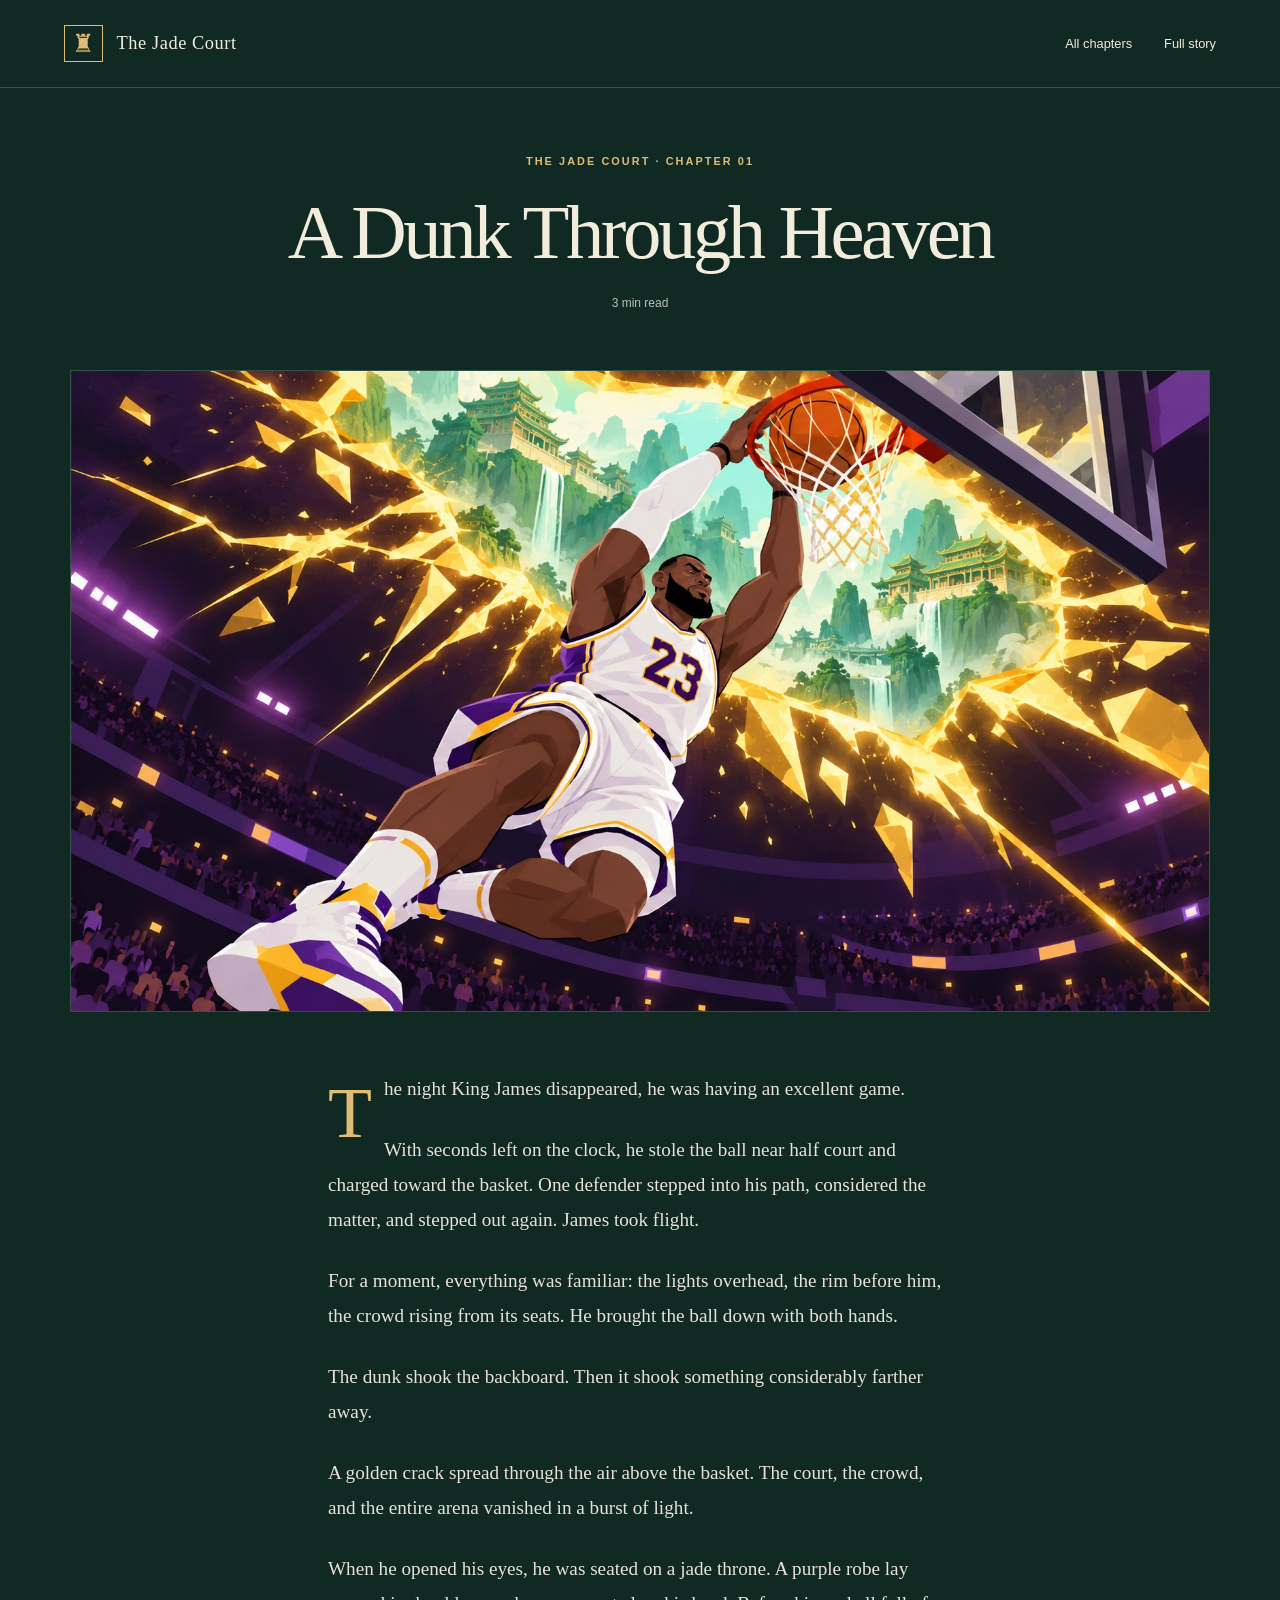
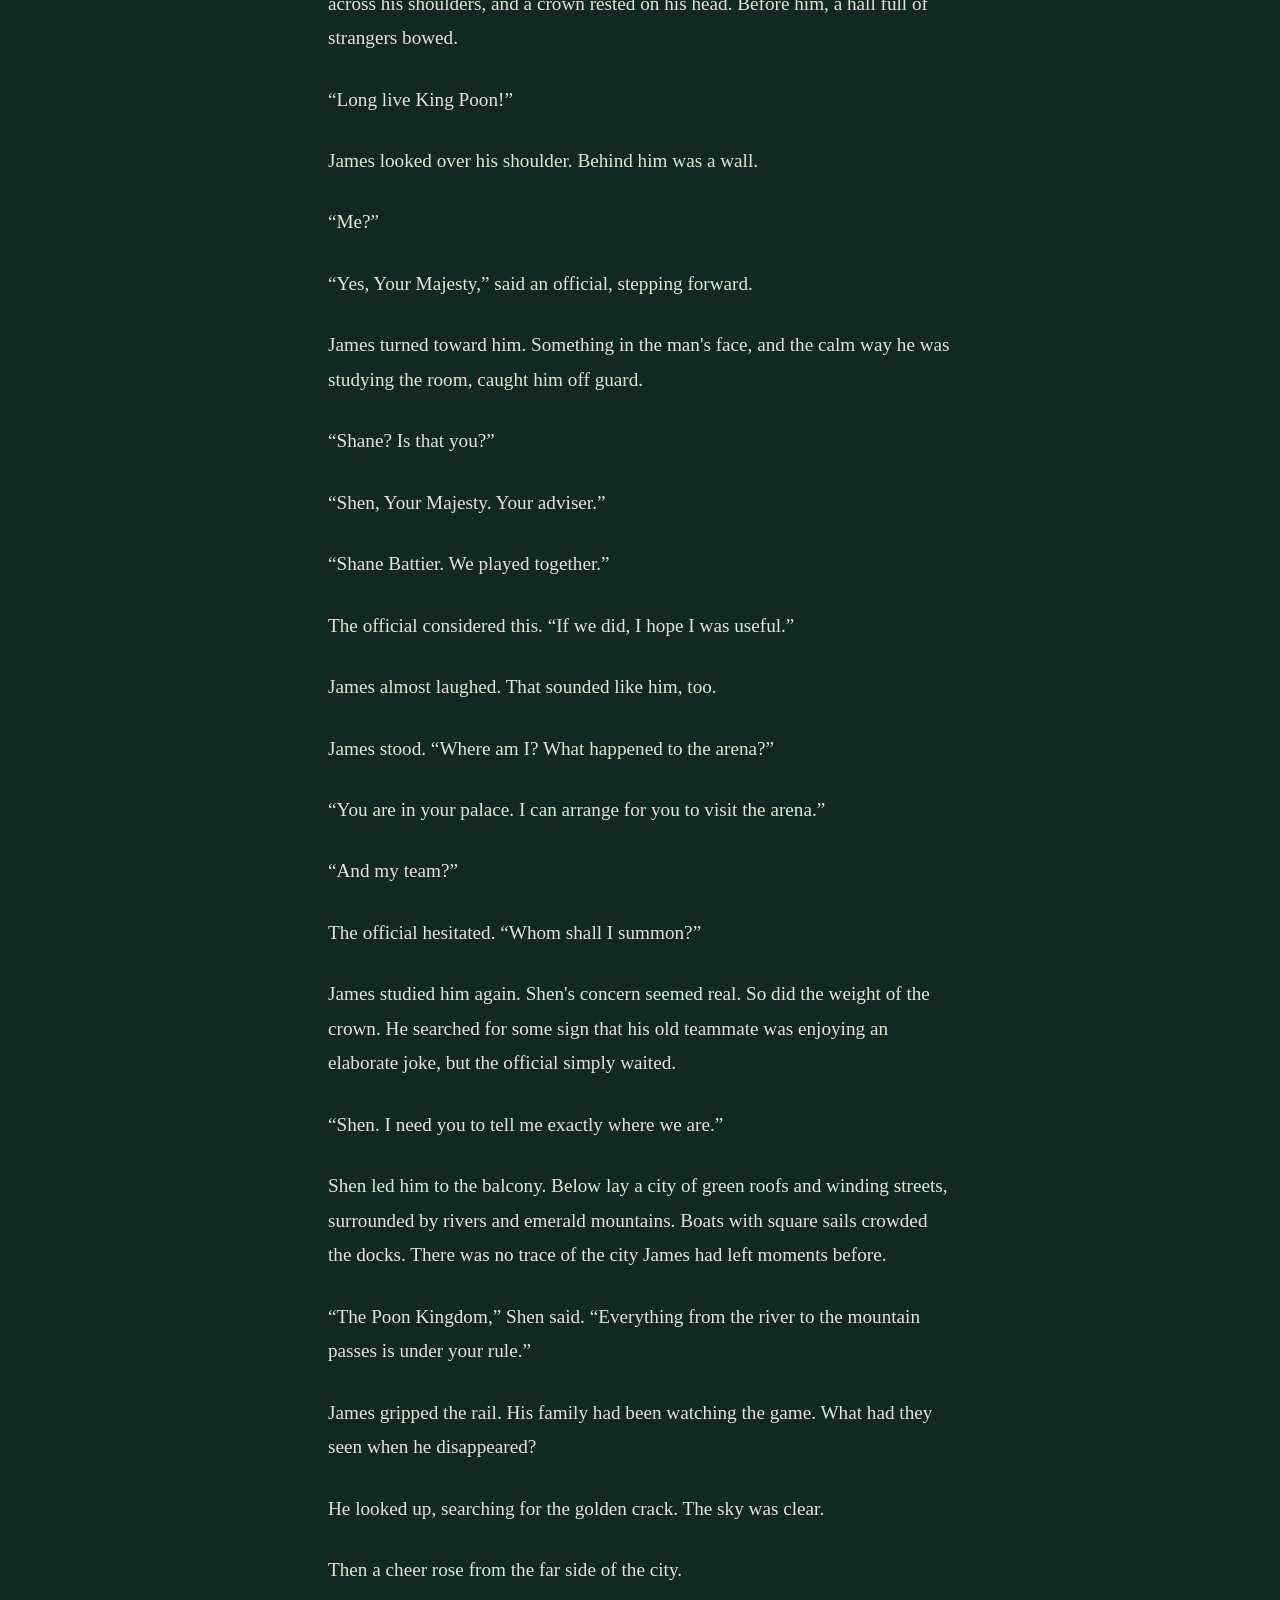
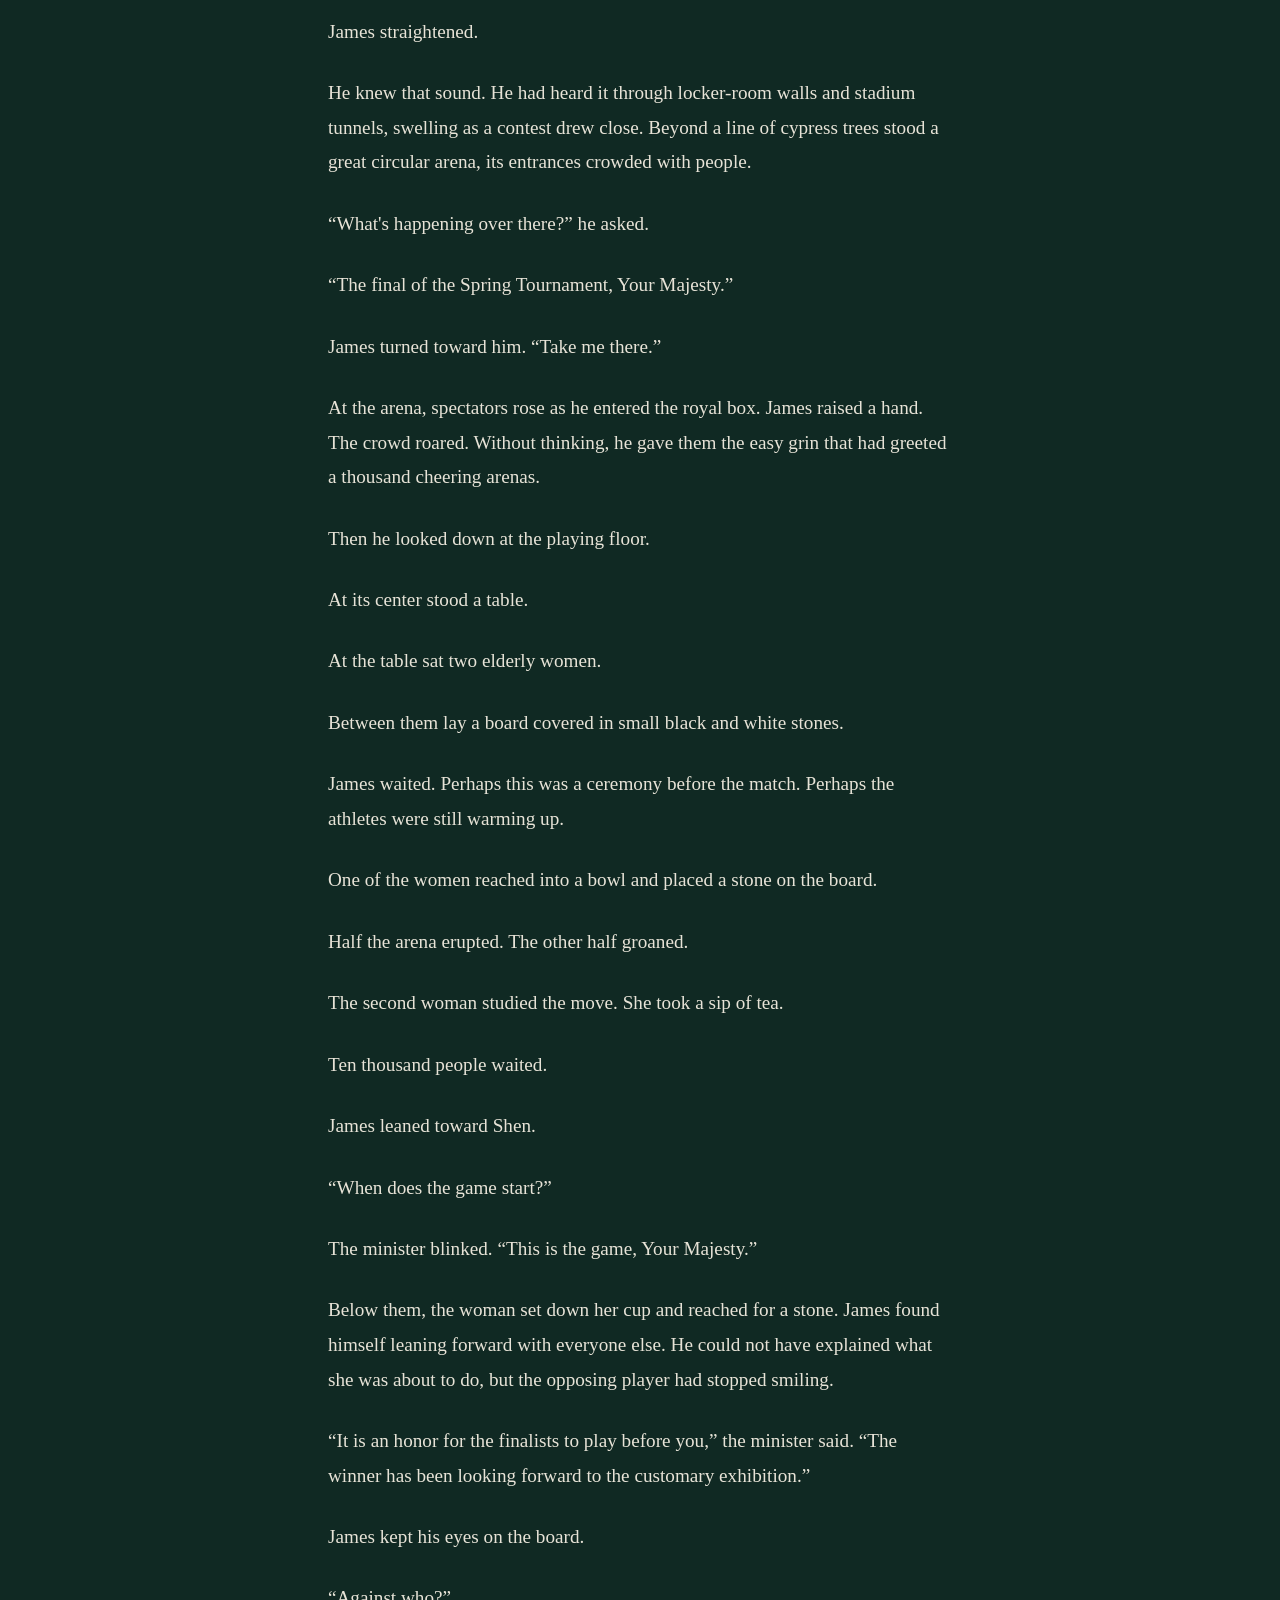
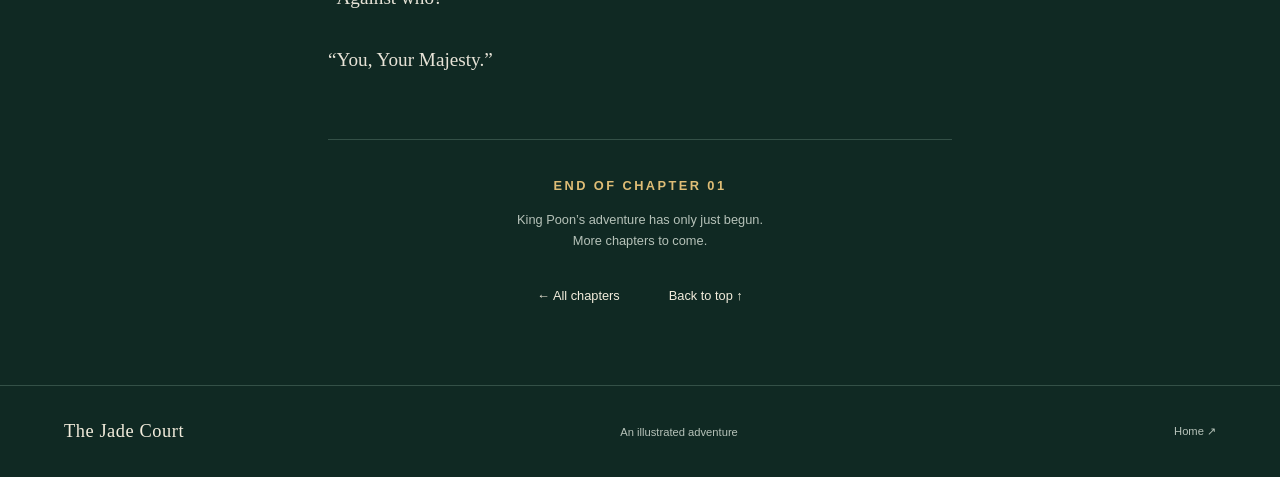
<file: docs/chapters/01/index.html>
<!doctype html>
<html lang="en">
<head>
  <meta charset="utf-8">
  <meta name="viewport" content="width=device-width, initial-scale=1">
  <meta name="description" content="An impossible dunk carries King James into an unfamiliar kingdom. Read Chapter 1 of The Jade Court.">
  <meta name="theme-color" content="#102923">
  <title>Chapter 1: A Dunk Through Heaven — The Jade Court</title>
  <link rel="icon" href="../../assets/favicon.svg" type="image/svg+xml">
  <link rel="stylesheet" href="../../assets/style.css">
</head>
<body>
  <a class="skip-link" href="#story-text">Skip to story</a>
  <header class="site-header">
    <a class="brand" href="../../index.html" aria-label="The Jade Court home"><span class="seal" aria-hidden="true">♜</span> The Jade Court</a>
    <nav aria-label="Main navigation"><a href="../../index.html#chapters">All chapters</a><a href="../../story/">Full story</a></nav>
  </header>
  <main id="main">
    <article aria-labelledby="chapter-title">
      <header class="reader-header"><p class="eyebrow">The Jade Court · Chapter 01</p><h1 id="chapter-title">A Dunk Through Heaven</h1><p class="reading-time">3 min read</p></header>
      <figure class="reader-art"><img src="../../assets/images/space-rift.jpg" width="1672" height="941" fetchpriority="high" alt="King James slams the ball through the hoop. A golden rift tears open above him, revealing jade palaces and emerald mountains beyond the basketball arena."></figure>
      <div class="prose" id="story-text">
      <p>The night King James disappeared, he was having an excellent game.</p>
      <p>With seconds left on the clock, he stole the ball near half court and charged toward the basket. One defender stepped into his path, considered the matter, and stepped out again. James took flight.</p>
      <p>For a moment, everything was familiar: the lights overhead, the rim before him, the crowd rising from its seats. He brought the ball down with both hands.</p>
      <p>The dunk shook the backboard. Then it shook something considerably farther away.</p>
      <p>A golden crack spread through the air above the basket. The court, the crowd, and the entire arena vanished in a burst of light.</p>
      <p>When he opened his eyes, he was seated on a jade throne. A purple robe lay across his shoulders, and a crown rested on his head. Before him, a hall full of strangers bowed.</p>
      <p>“Long live King Poon!”</p>
      <p>James looked over his shoulder. Behind him was a wall.</p>
      <p>“Me?”</p>
      <p>“Yes, Your Majesty,” said an official, stepping forward.</p>
      <p>James turned toward him. Something in the man&#x27;s face, and the calm way he was studying the room, caught him off guard.</p>
      <p>“Shane? Is that you?”</p>
      <p>“Shen, Your Majesty. Your adviser.”</p>
      <p>“Shane Battier. We played together.”</p>
      <p>The official considered this. “If we did, I hope I was useful.”</p>
      <p>James almost laughed. That sounded like him, too.</p>
      <p>James stood. “Where am I? What happened to the arena?”</p>
      <p>“You are in your palace. I can arrange for you to visit the arena.”</p>
      <p>“And my team?”</p>
      <p>The official hesitated. “Whom shall I summon?”</p>
      <p>James studied him again. Shen&#x27;s concern seemed real. So did the weight of the crown. He searched for some sign that his old teammate was enjoying an elaborate joke, but the official simply waited.</p>
      <p>“Shen. I need you to tell me exactly where we are.”</p>
      <p>Shen led him to the balcony. Below lay a city of green roofs and winding streets, surrounded by rivers and emerald mountains. Boats with square sails crowded the docks. There was no trace of the city James had left moments before.</p>
      <p>“The Poon Kingdom,” Shen said. “Everything from the river to the mountain passes is under your rule.”</p>
      <p>James gripped the rail. His family had been watching the game. What had they seen when he disappeared?</p>
      <p>He looked up, searching for the golden crack. The sky was clear.</p>
      <p>Then a cheer rose from the far side of the city.</p>
      <p>James straightened.</p>
      <p>He knew that sound. He had heard it through locker-room walls and stadium tunnels, swelling as a contest drew close. Beyond a line of cypress trees stood a great circular arena, its entrances crowded with people.</p>
      <p>“What&#x27;s happening over there?” he asked.</p>
      <p>“The final of the Spring Tournament, Your Majesty.”</p>
      <p>James turned toward him. “Take me there.”</p>
      <p>At the arena, spectators rose as he entered the royal box. James raised a hand. The crowd roared. Without thinking, he gave them the easy grin that had greeted a thousand cheering arenas.</p>
      <p>Then he looked down at the playing floor.</p>
      <p>At its center stood a table.</p>
      <p>At the table sat two elderly women.</p>
      <p>Between them lay a board covered in small black and white stones.</p>
      <p>James waited. Perhaps this was a ceremony before the match. Perhaps the athletes were still warming up.</p>
      <p>One of the women reached into a bowl and placed a stone on the board.</p>
      <p>Half the arena erupted. The other half groaned.</p>
      <p>The second woman studied the move. She took a sip of tea.</p>
      <p>Ten thousand people waited.</p>
      <p>James leaned toward Shen.</p>
      <p>“When does the game start?”</p>
      <p>The minister blinked. “This is the game, Your Majesty.”</p>
      <p>Below them, the woman set down her cup and reached for a stone. James found himself leaning forward with everyone else. He could not have explained what she was about to do, but the opposing player had stopped smiling.</p>
      <p>“It is an honor for the finalists to play before you,” the minister said. “The winner has been looking forward to the customary exhibition.”</p>
      <p>James kept his eyes on the board.</p>
      <p>“Against who?”</p>
      <p>“You, Your Majesty.”</p>
      </div>
      <footer class="chapter-end"><p class="eyebrow">End of Chapter 01</p><p>King Poon’s adventure has only just begun.<br>More chapters to come.</p><nav class="reader-nav" aria-label="Chapter navigation"><a href="../../index.html#chapters">← All chapters</a><a href="#chapter-title">Back to top ↑</a></nav></footer>
    </article>
  </main>
  <footer class="site-footer"><a class="brand" href="../../index.html">The Jade Court</a><span>An illustrated adventure</span><a href="../../index.html">Home ↗</a></footer>
</body>
</html>
</file>
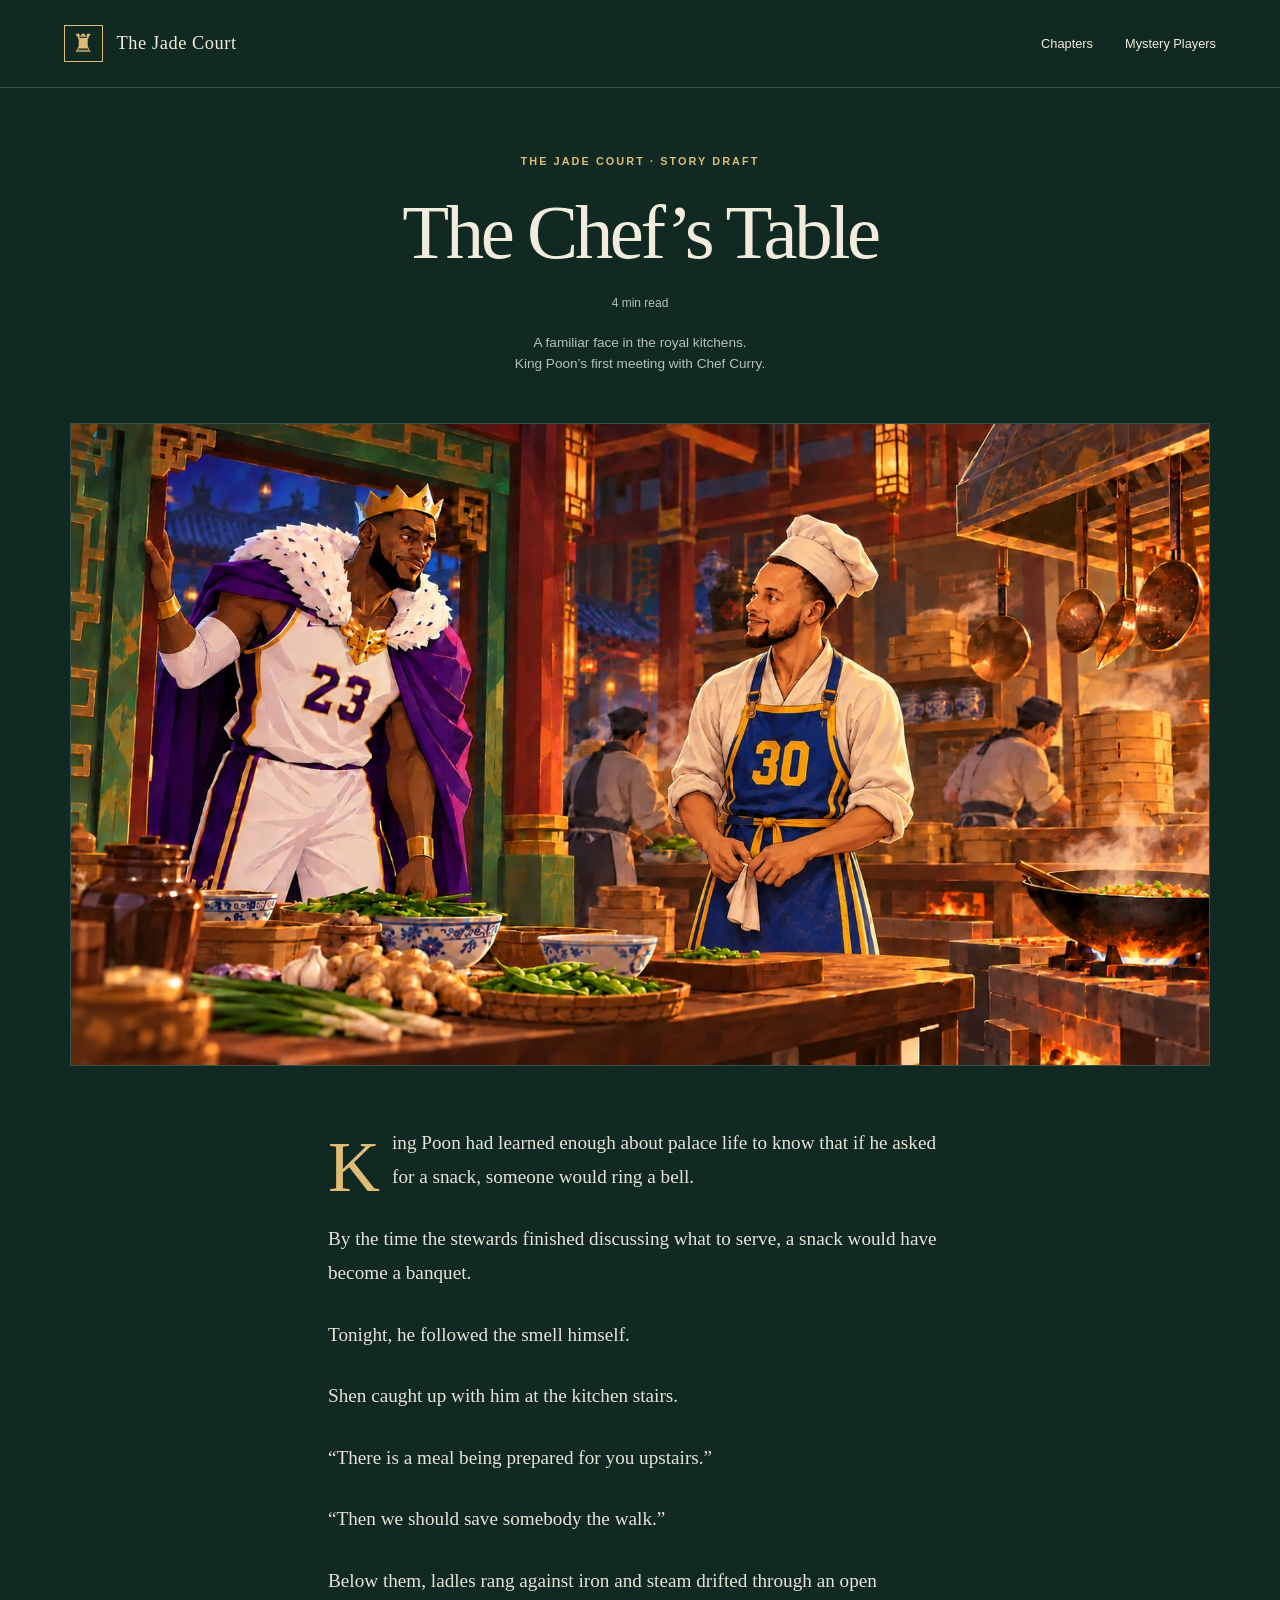
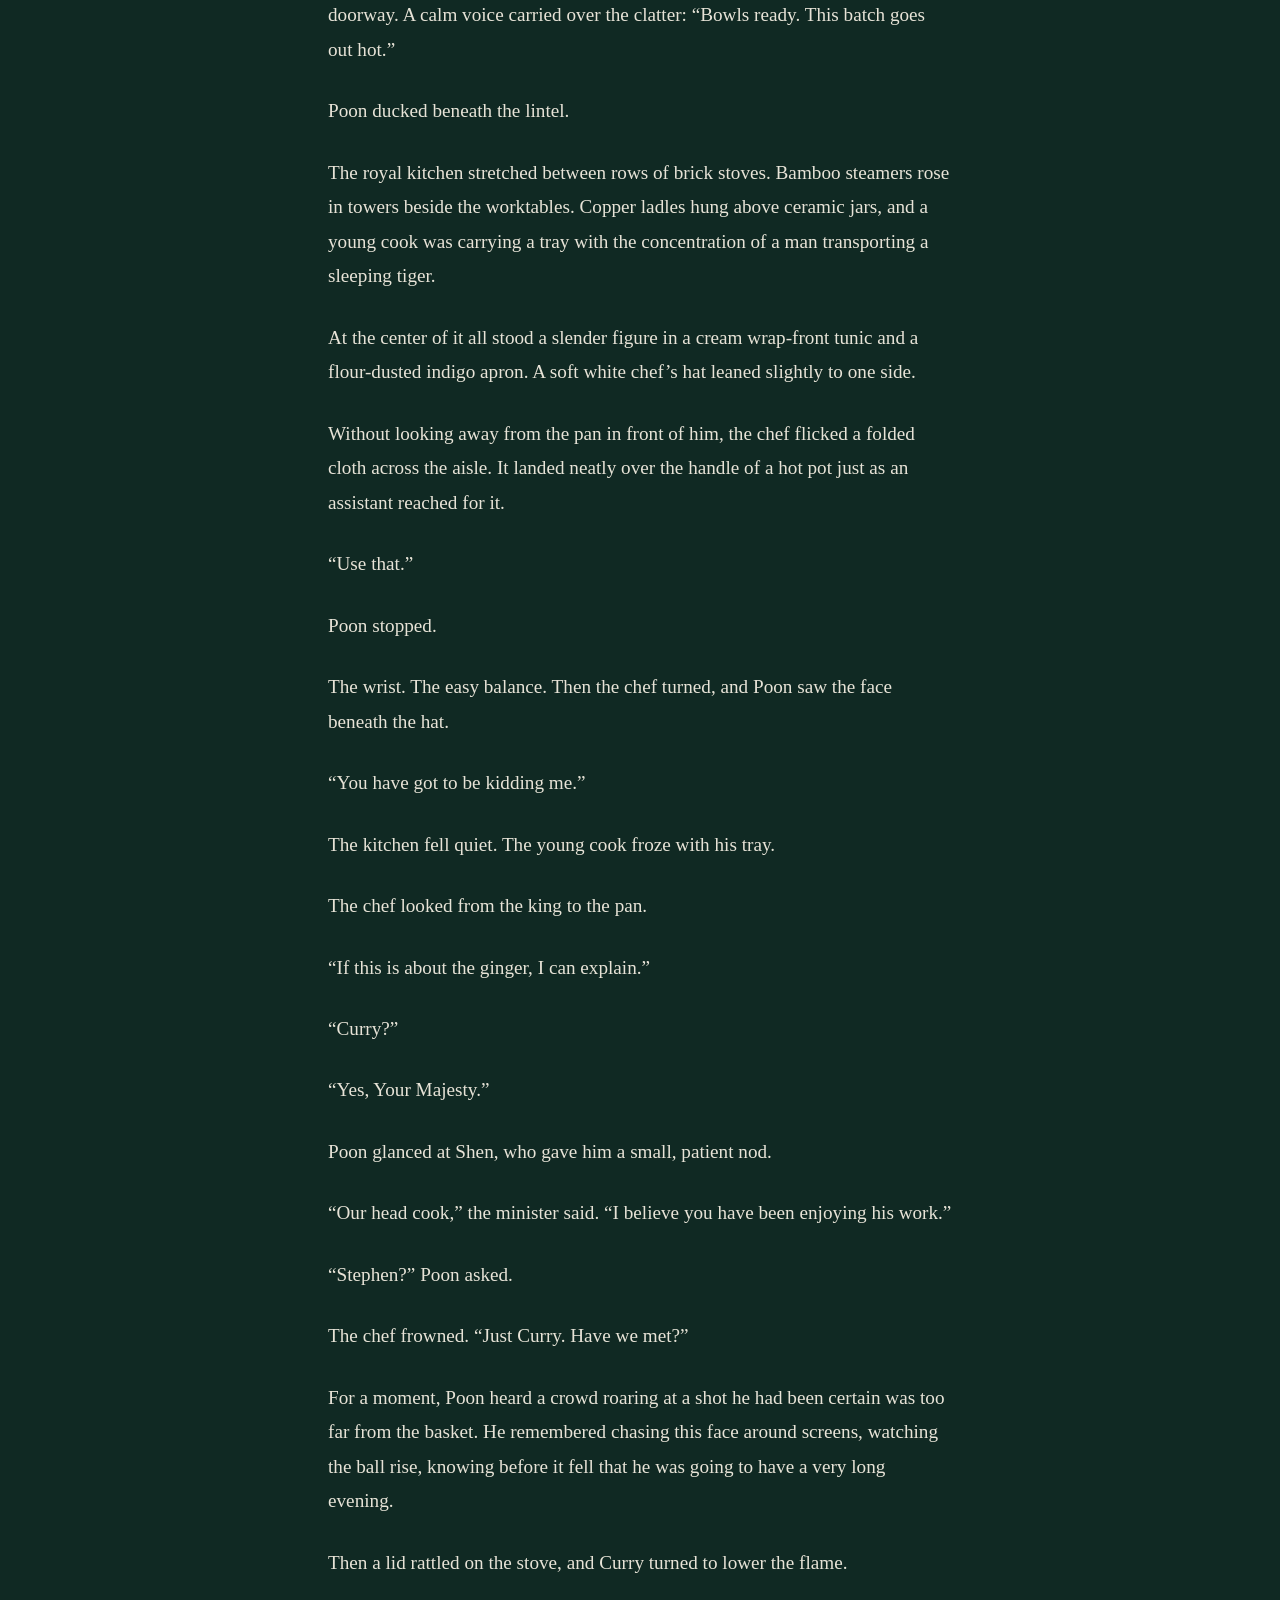
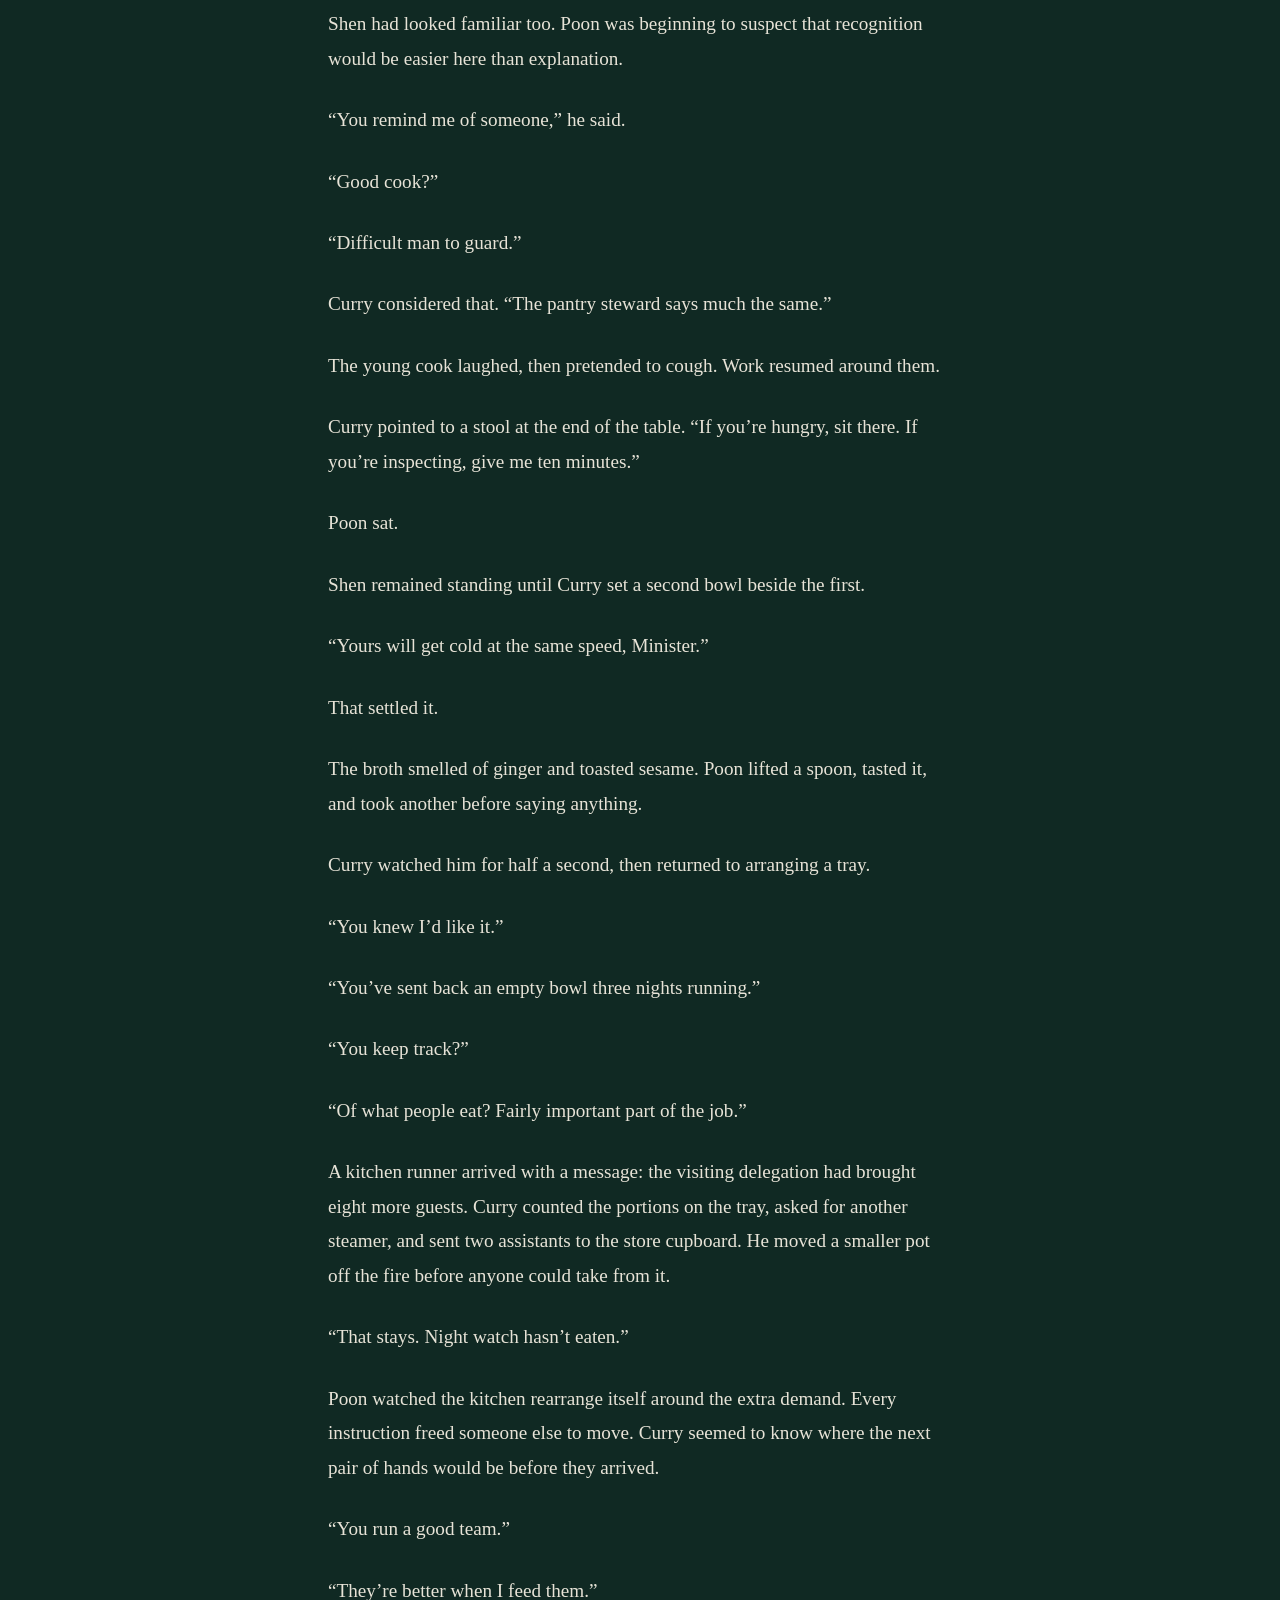
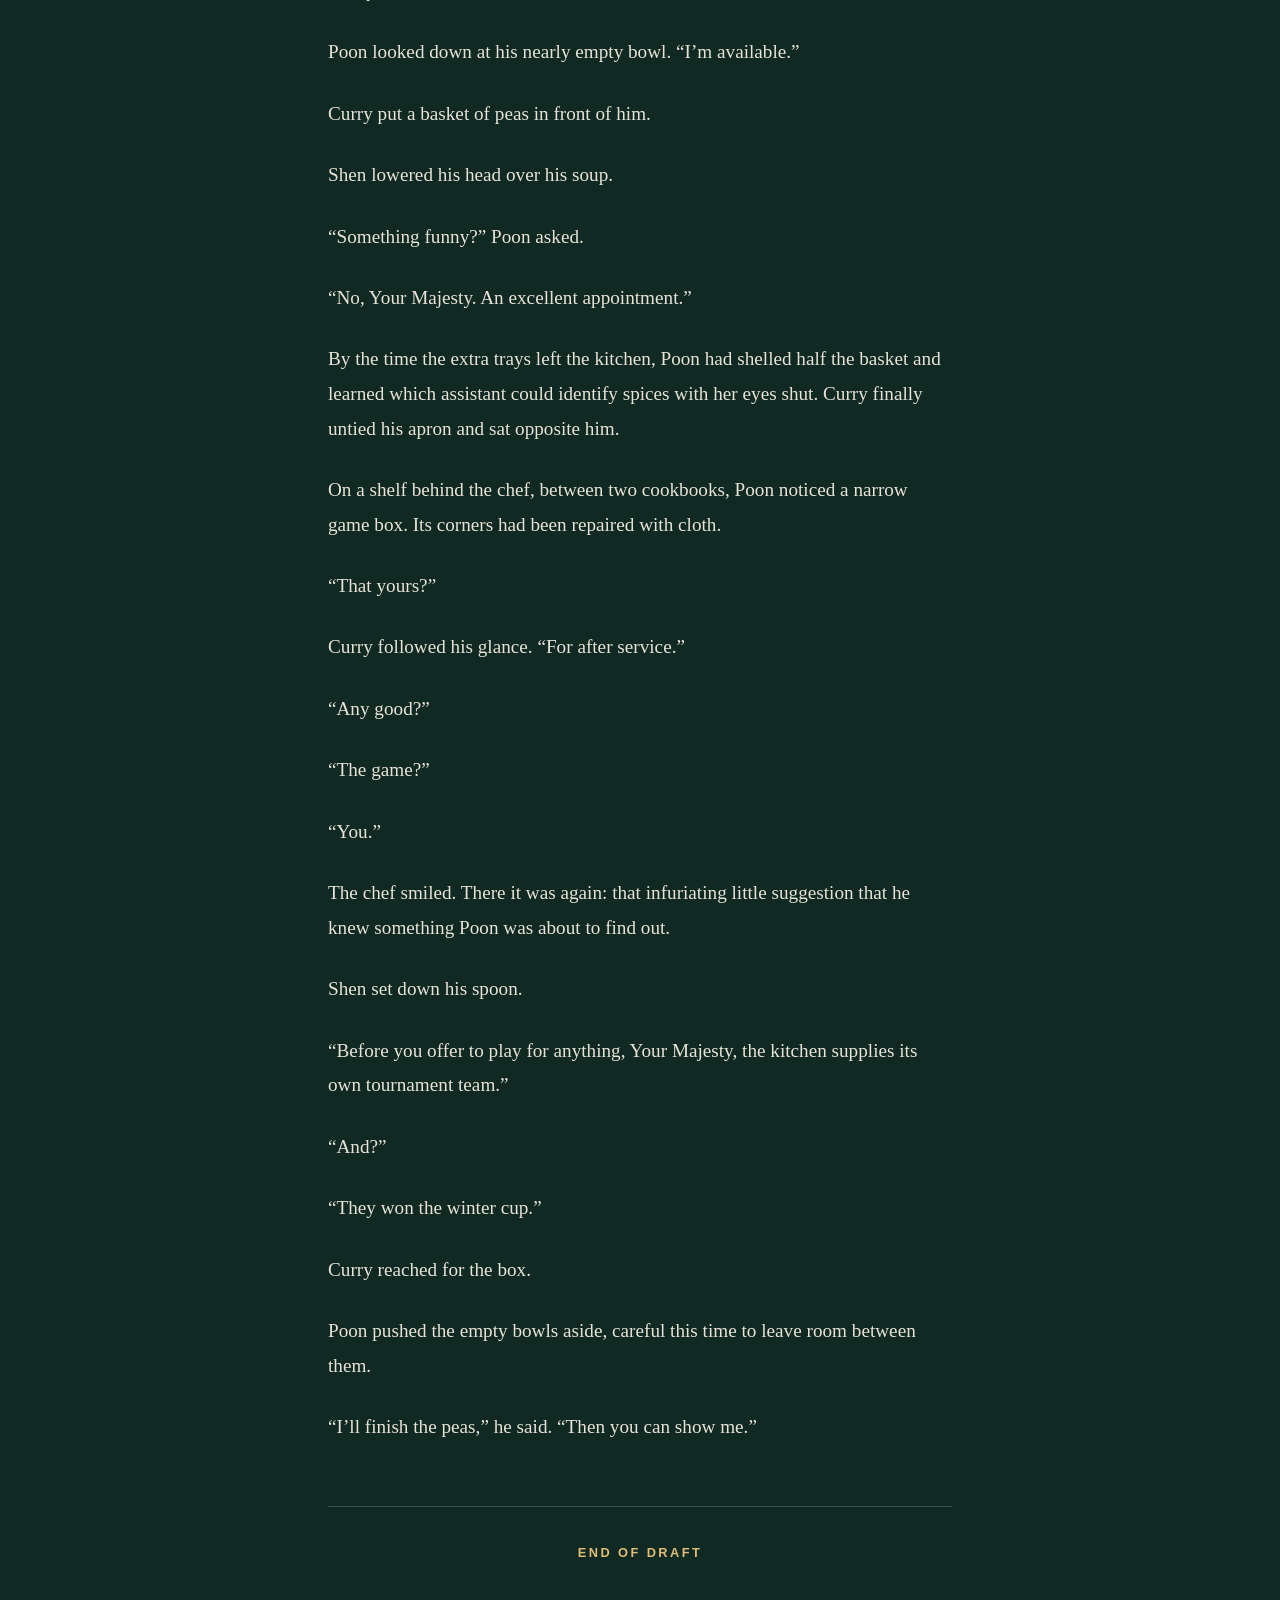
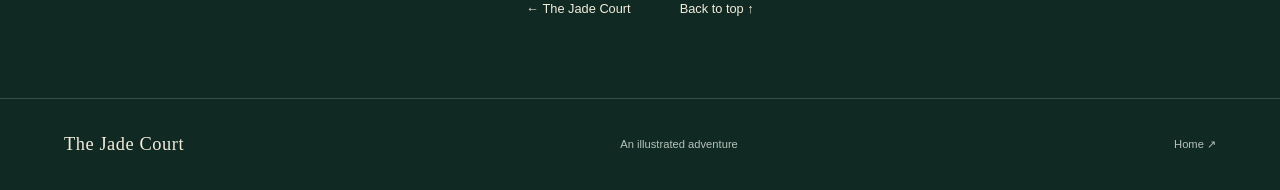
<file: docs/drafts/chefs-table/index.html>
<!doctype html>
<html lang="en">
<head>
  <meta charset="utf-8">
  <meta name="viewport" content="width=device-width, initial-scale=1">
  <meta name="robots" content="noindex">
  <meta name="description" content="King Poon meets an unexpectedly familiar face in the royal kitchens. A story draft from The Jade Court.">
  <meta name="theme-color" content="#102923">
  <title>The Chef’s Table — The Jade Court</title>
  <link rel="icon" href="../../assets/favicon.svg" type="image/svg+xml">
  <link rel="stylesheet" href="../../assets/style.css">
</head>
<body>
  <a class="skip-link" href="#story-text">Skip to story</a>
  <header class="site-header">
    <a class="brand" href="../../index.html"><span class="seal" aria-hidden="true">♜</span> The Jade Court</a>
    <nav aria-label="Main navigation"><a href="../../index.html#chapters">Chapters</a><a href="../../mystery-players/">Mystery Players</a></nav>
  </header>
  <main>
    <article aria-labelledby="chapter-title">
      <header class="reader-header"><p class="eyebrow">The Jade Court · Story draft</p><h1 id="chapter-title">The Chef’s Table</h1><p class="reading-time">4 min read</p><p class="story-note">A familiar face in the royal kitchens.<br>King Poon’s first meeting with Chef Curry.</p></header>
      <figure class="reader-art"><img src="../../assets/images/chefs-table-v6.jpg" width="1672" height="941" fetchpriority="high" alt="King Poon pauses in the royal kitchen doorway, recognizing Chef Curry, wearing a soft white hat and a blue-and-gold number 30 apron over his cream tunic. Steamers, ceramic bowls, and fresh ingredients fill the working kitchen."></figure>
      <div class="prose" id="story-text">
        <p>King Poon had learned enough about palace life to know that if he asked for a snack, someone would ring a bell.</p>
        <p>By the time the stewards finished discussing what to serve, a snack would have become a banquet.</p>
        <p>Tonight, he followed the smell himself.</p>
        <p>Shen caught up with him at the kitchen stairs.</p>
        <p>“There is a meal being prepared for you upstairs.”</p>
        <p>“Then we should save somebody the walk.”</p>
        <p>Below them, ladles rang against iron and steam drifted through an open doorway. A calm voice carried over the clatter: “Bowls ready. This batch goes out hot.”</p>
        <p>Poon ducked beneath the lintel.</p>
        <p>The royal kitchen stretched between rows of brick stoves. Bamboo steamers rose in towers beside the worktables. Copper ladles hung above ceramic jars, and a young cook was carrying a tray with the concentration of a man transporting a sleeping tiger.</p>
        <p>At the center of it all stood a slender figure in a cream wrap-front tunic and a flour-dusted indigo apron. A soft white chef’s hat leaned slightly to one side.</p>
        <p>Without looking away from the pan in front of him, the chef flicked a folded cloth across the aisle. It landed neatly over the handle of a hot pot just as an assistant reached for it.</p>
        <p>“Use that.”</p>
        <p>Poon stopped.</p>
        <p>The wrist. The easy balance. Then the chef turned, and Poon saw the face beneath the hat.</p>
        <p>“You have got to be kidding me.”</p>
        <p>The kitchen fell quiet. The young cook froze with his tray.</p>
        <p>The chef looked from the king to the pan.</p>
        <p>“If this is about the ginger, I can explain.”</p>
        <p>“Curry?”</p>
        <p>“Yes, Your Majesty.”</p>
        <p>Poon glanced at Shen, who gave him a small, patient nod.</p>
        <p>“Our head cook,” the minister said. “I believe you have been enjoying his work.”</p>
        <p>“Stephen?” Poon asked.</p>
        <p>The chef frowned. “Just Curry. Have we met?”</p>
        <p>For a moment, Poon heard a crowd roaring at a shot he had been certain was too far from the basket. He remembered chasing this face around screens, watching the ball rise, knowing before it fell that he was going to have a very long evening.</p>
        <p>Then a lid rattled on the stove, and Curry turned to lower the flame.</p>
        <p>Shen had looked familiar too. Poon was beginning to suspect that recognition would be easier here than explanation.</p>
        <p>“You remind me of someone,” he said.</p>
        <p>“Good cook?”</p>
        <p>“Difficult man to guard.”</p>
        <p>Curry considered that. “The pantry steward says much the same.”</p>
        <p>The young cook laughed, then pretended to cough. Work resumed around them.</p>
        <p>Curry pointed to a stool at the end of the table. “If you’re hungry, sit there. If you’re inspecting, give me ten minutes.”</p>
        <p>Poon sat.</p>
        <p>Shen remained standing until Curry set a second bowl beside the first.</p>
        <p>“Yours will get cold at the same speed, Minister.”</p>
        <p>That settled it.</p>
        <p>The broth smelled of ginger and toasted sesame. Poon lifted a spoon, tasted it, and took another before saying anything.</p>
        <p>Curry watched him for half a second, then returned to arranging a tray.</p>
        <p>“You knew I’d like it.”</p>
        <p>“You’ve sent back an empty bowl three nights running.”</p>
        <p>“You keep track?”</p>
        <p>“Of what people eat? Fairly important part of the job.”</p>
        <p>A kitchen runner arrived with a message: the visiting delegation had brought eight more guests. Curry counted the portions on the tray, asked for another steamer, and sent two assistants to the store cupboard. He moved a smaller pot off the fire before anyone could take from it.</p>
        <p>“That stays. Night watch hasn’t eaten.”</p>
        <p>Poon watched the kitchen rearrange itself around the extra demand. Every instruction freed someone else to move. Curry seemed to know where the next pair of hands would be before they arrived.</p>
        <p>“You run a good team.”</p>
        <p>“They’re better when I feed them.”</p>
        <p>Poon looked down at his nearly empty bowl. “I’m available.”</p>
        <p>Curry put a basket of peas in front of him.</p>
        <p>Shen lowered his head over his soup.</p>
        <p>“Something funny?” Poon asked.</p>
        <p>“No, Your Majesty. An excellent appointment.”</p>
        <p>By the time the extra trays left the kitchen, Poon had shelled half the basket and learned which assistant could identify spices with her eyes shut. Curry finally untied his apron and sat opposite him.</p>
        <p>On a shelf behind the chef, between two cookbooks, Poon noticed a narrow game box. Its corners had been repaired with cloth.</p>
        <p>“That yours?”</p>
        <p>Curry followed his glance. “For after service.”</p>
        <p>“Any good?”</p>
        <p>“The game?”</p>
        <p>“You.”</p>
        <p>The chef smiled. There it was again: that infuriating little suggestion that he knew something Poon was about to find out.</p>
        <p>Shen set down his spoon.</p>
        <p>“Before you offer to play for anything, Your Majesty, the kitchen supplies its own tournament team.”</p>
        <p>“And?”</p>
        <p>“They won the winter cup.”</p>
        <p>Curry reached for the box.</p>
        <p>Poon pushed the empty bowls aside, careful this time to leave room between them.</p>
        <p>“I’ll finish the peas,” he said. “Then you can show me.”</p>
      </div>
      <footer class="chapter-end"><p class="eyebrow">End of draft</p><nav class="reader-nav" aria-label="Story navigation"><a href="../../index.html">← The Jade Court</a><a href="#chapter-title">Back to top ↑</a></nav></footer>
    </article>
  </main>
  <footer class="site-footer"><a class="brand" href="../../index.html">The Jade Court</a><span>An illustrated adventure</span><a href="../../index.html">Home ↗</a></footer>
</body>
</html>
</file>
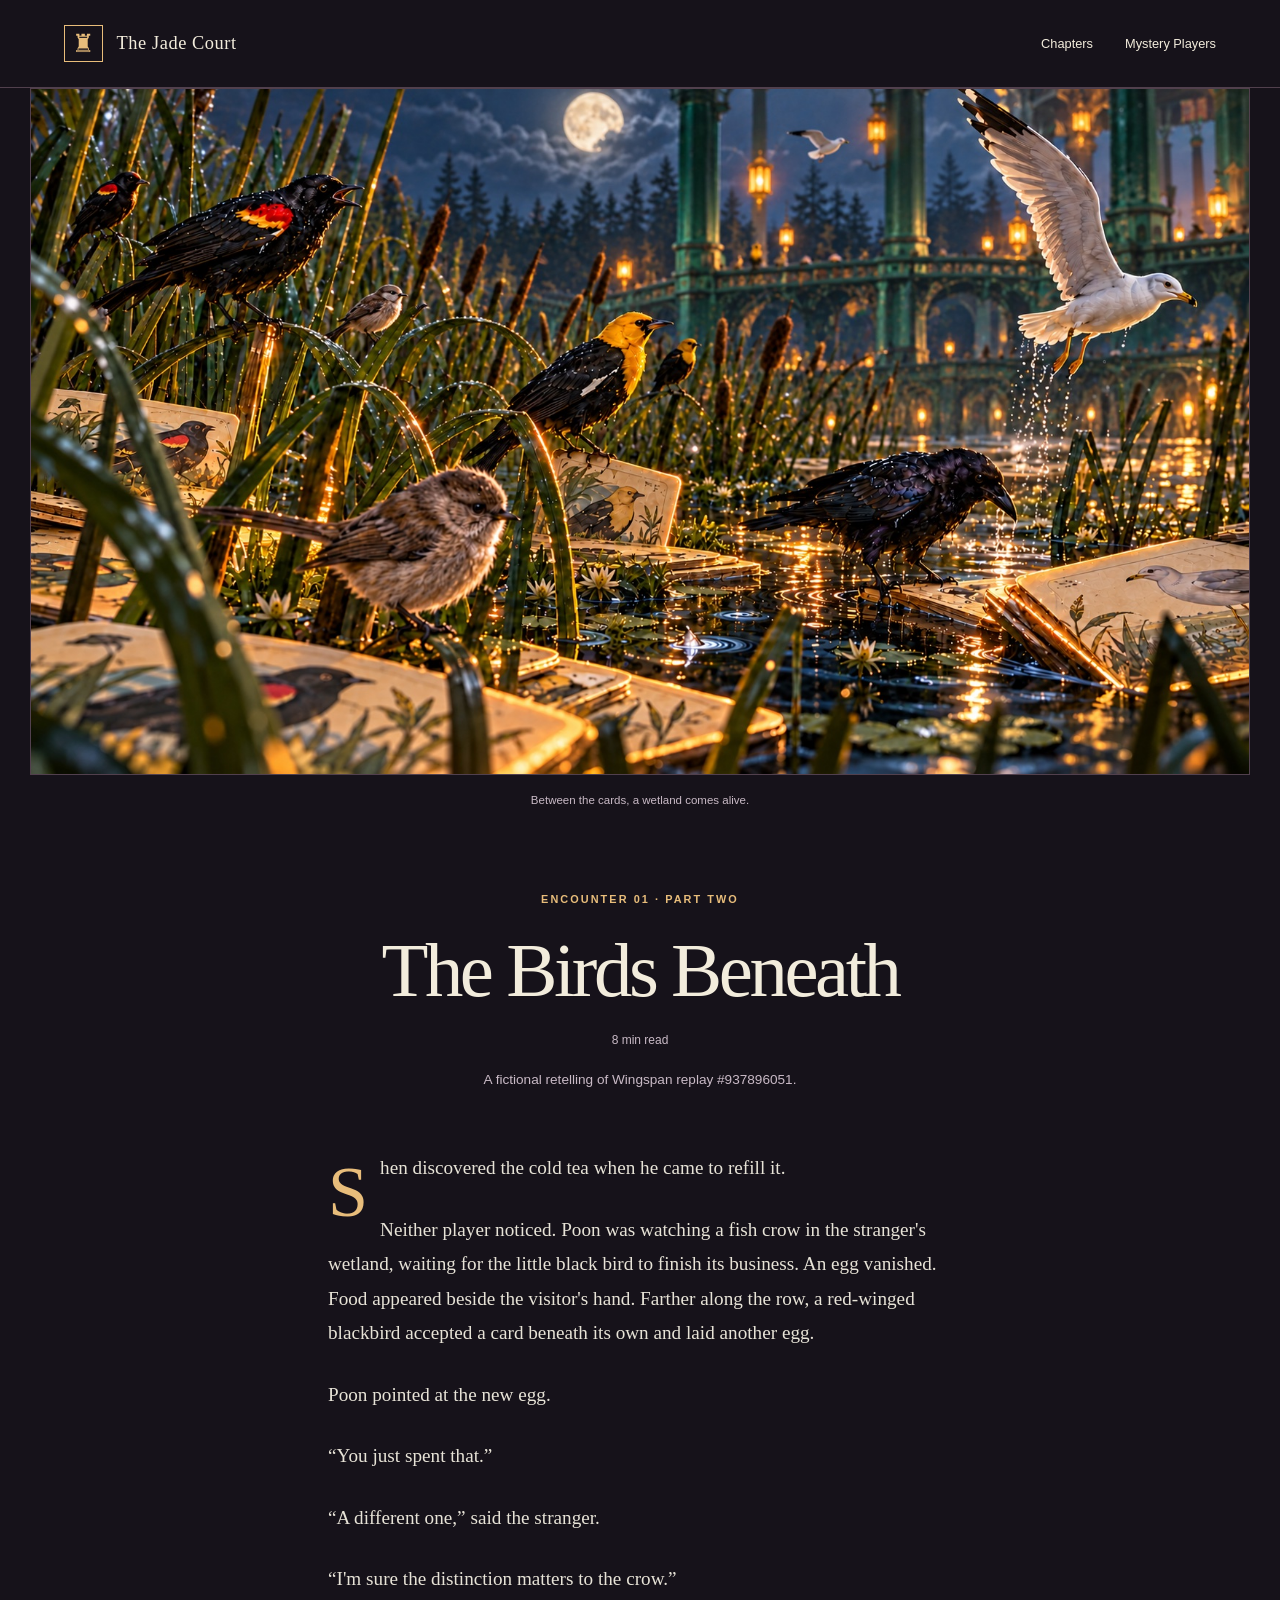
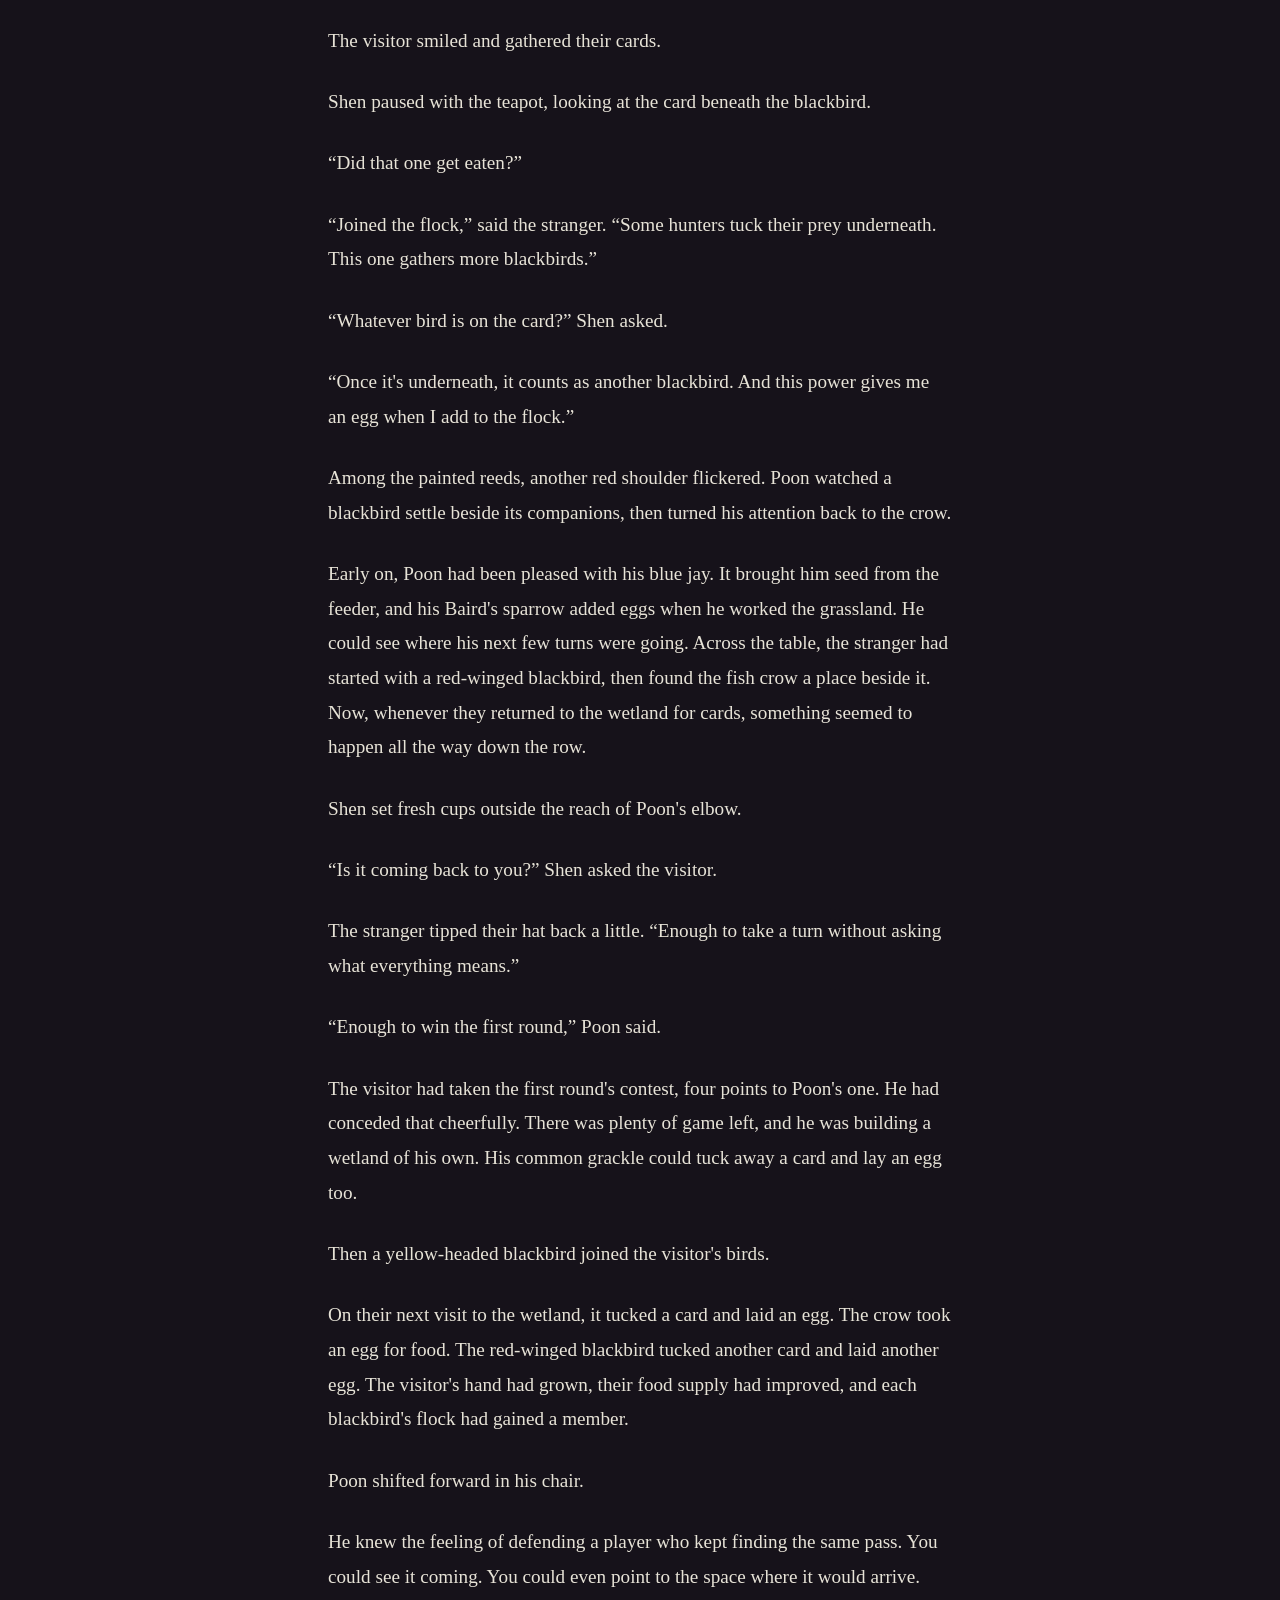
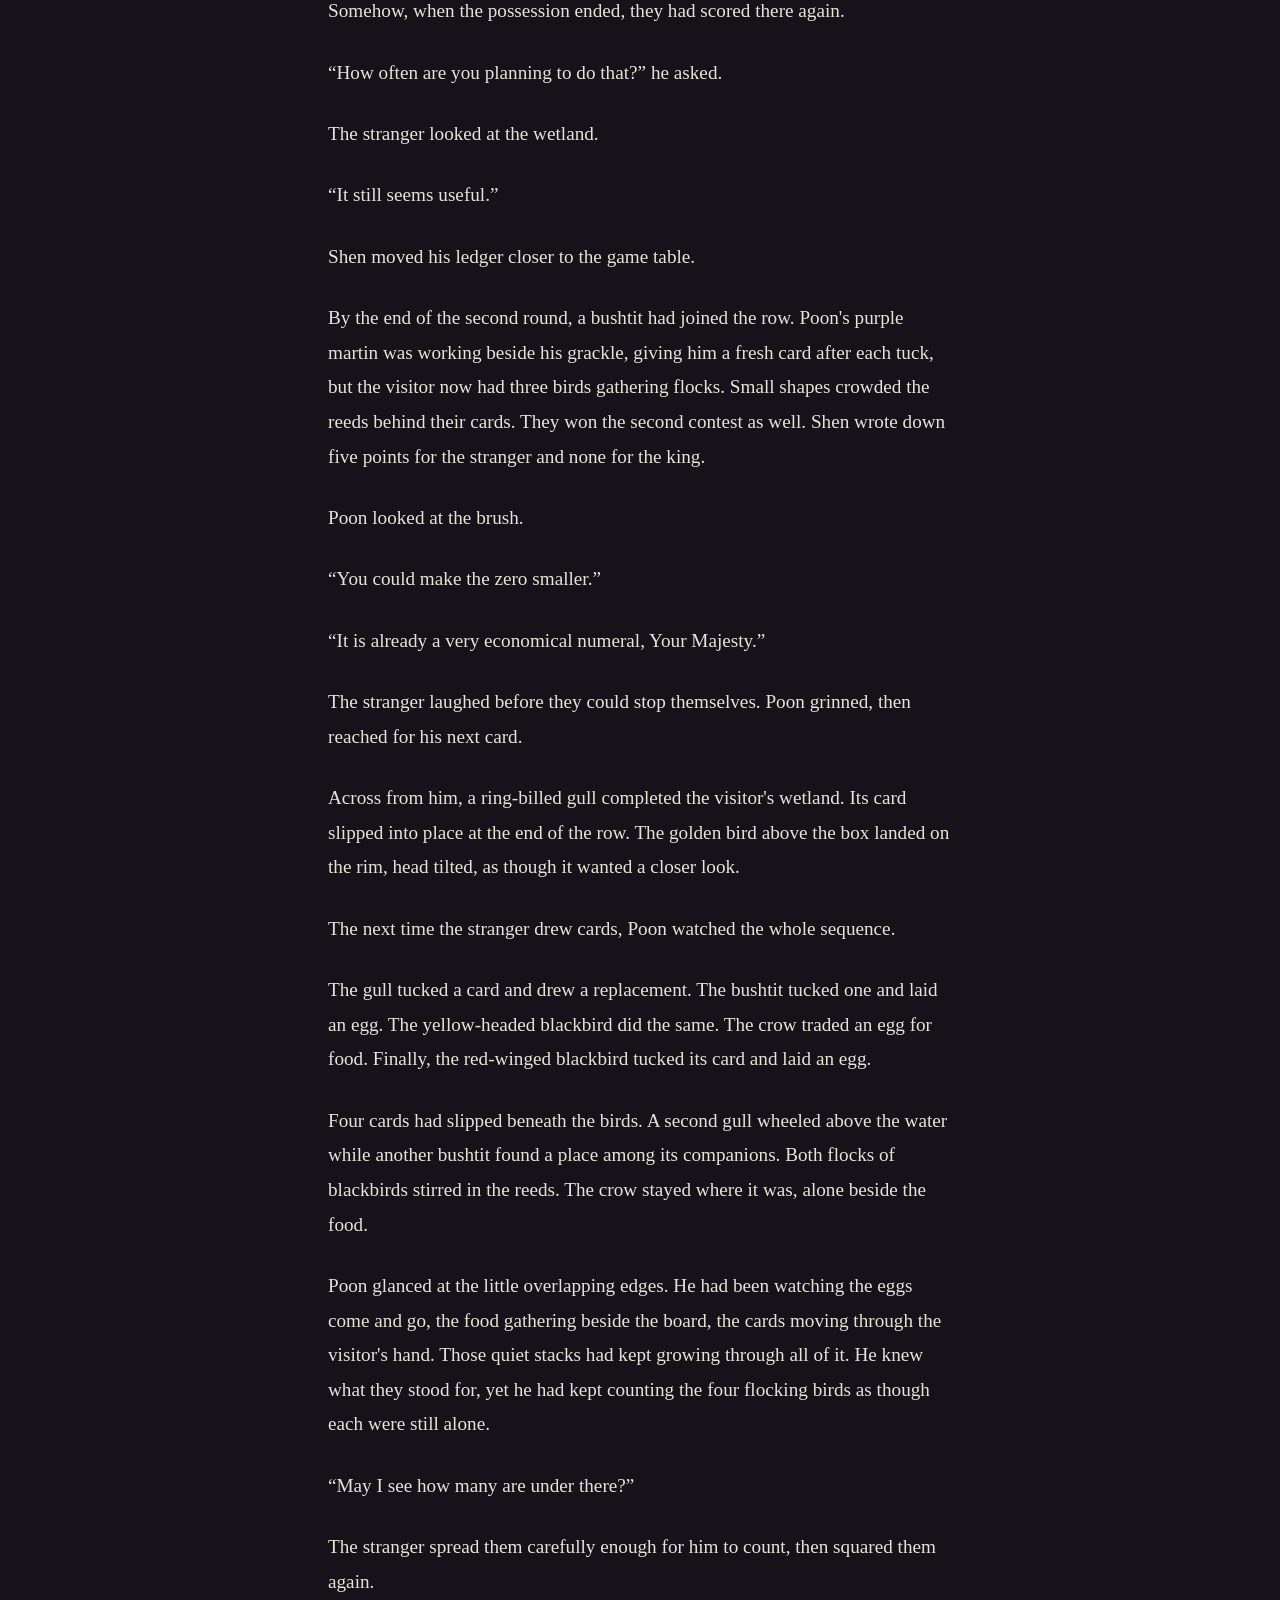
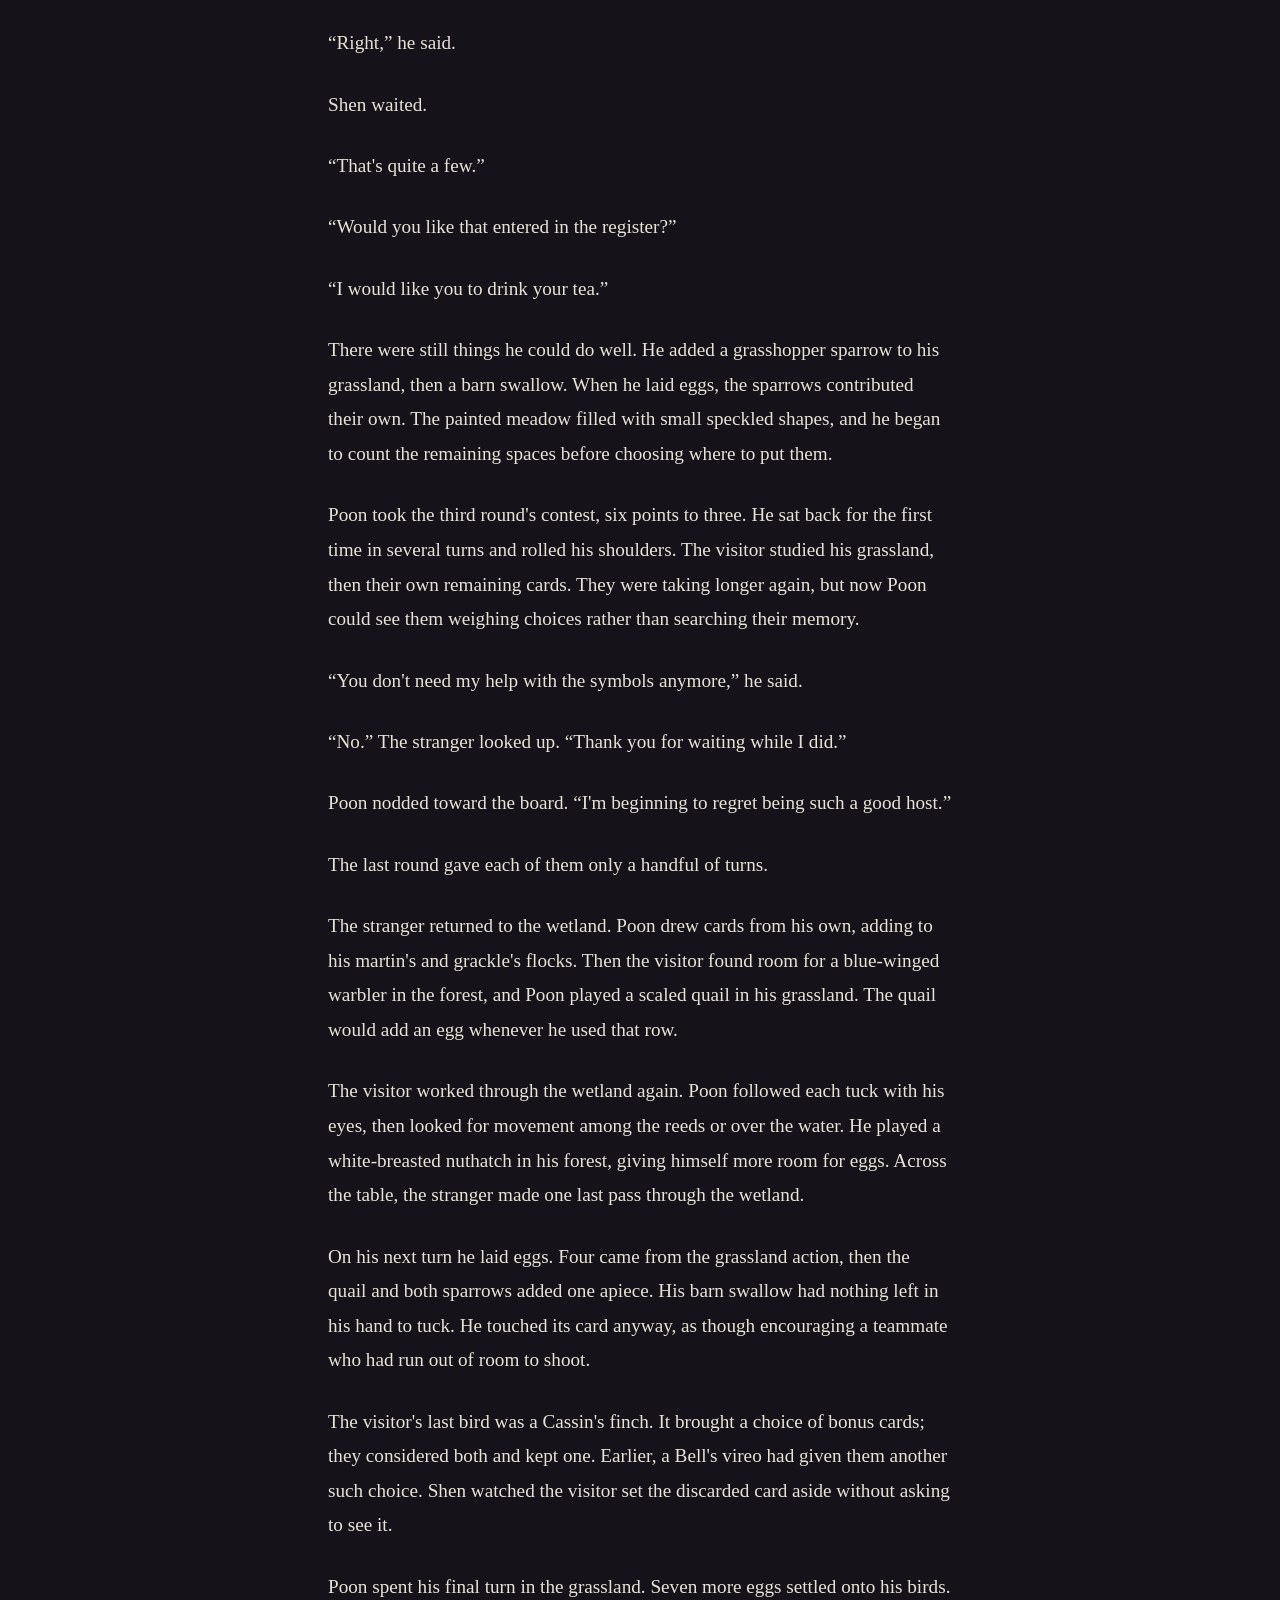
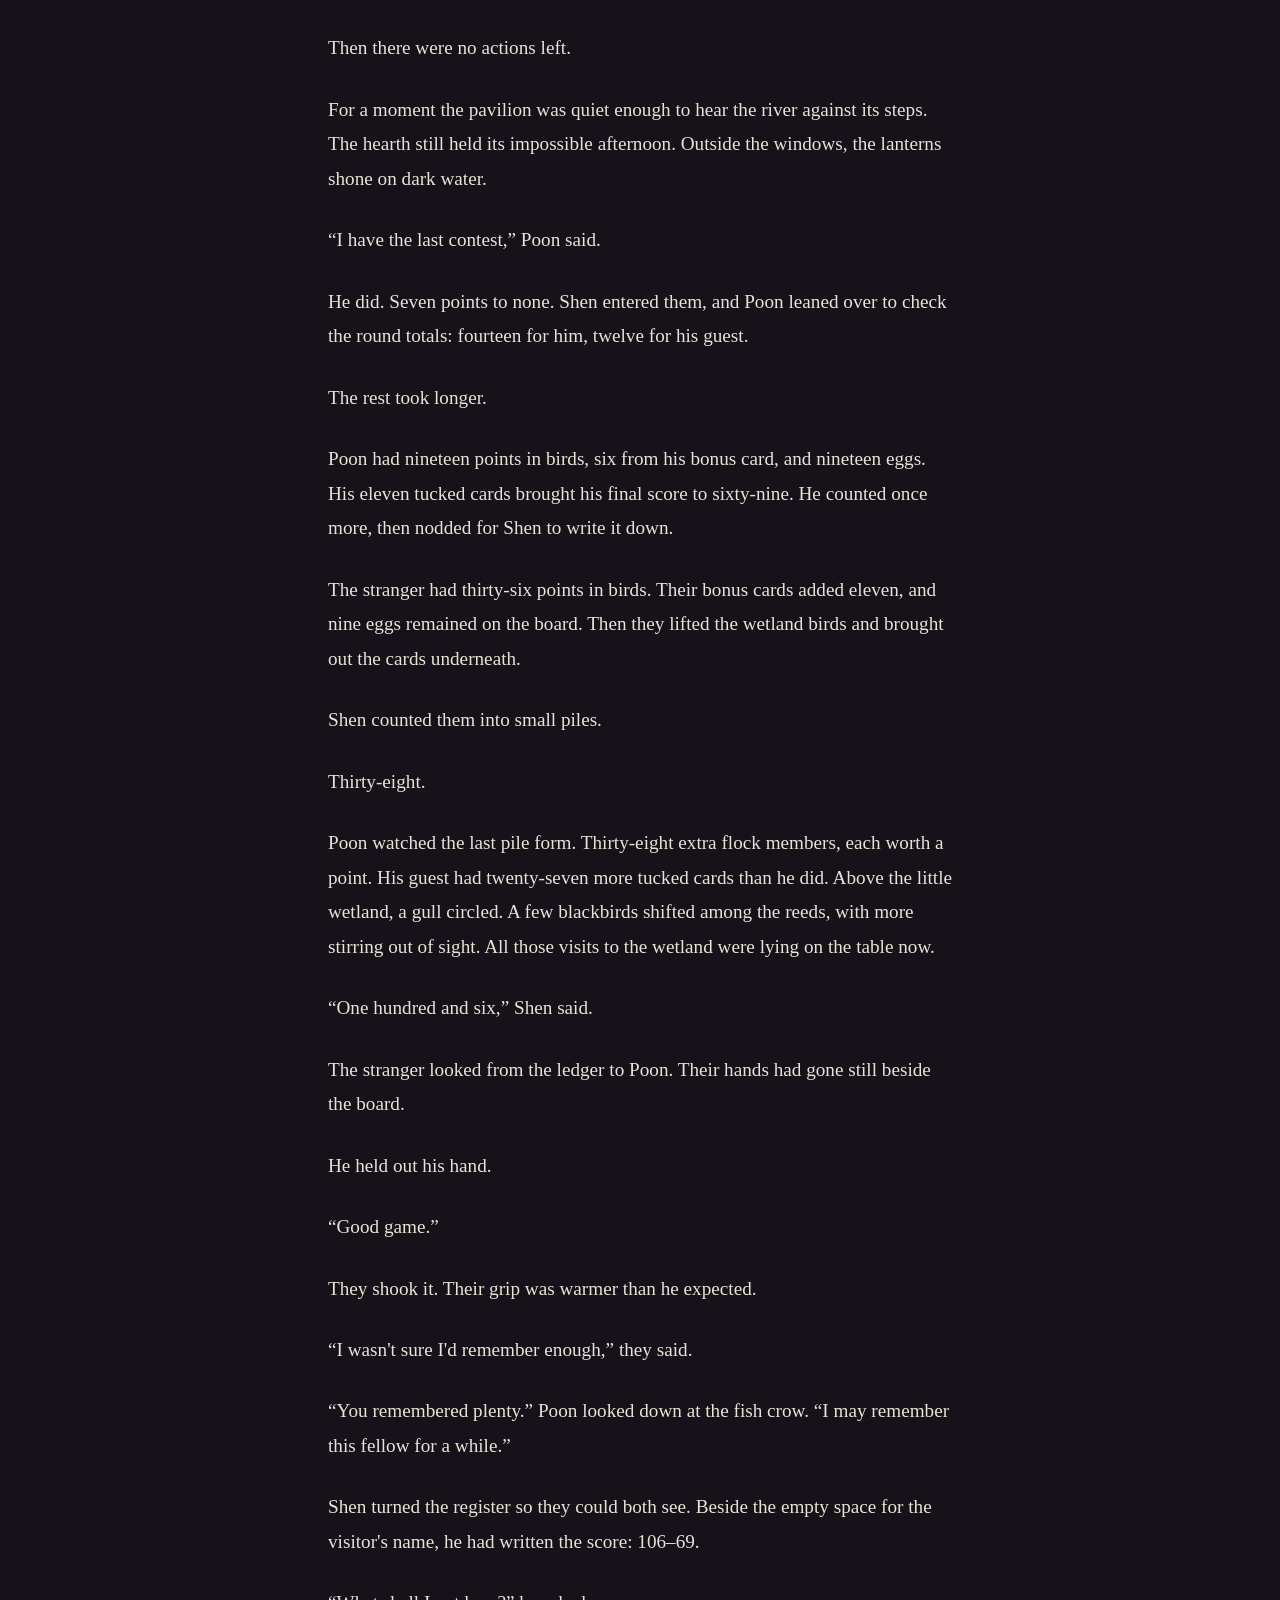
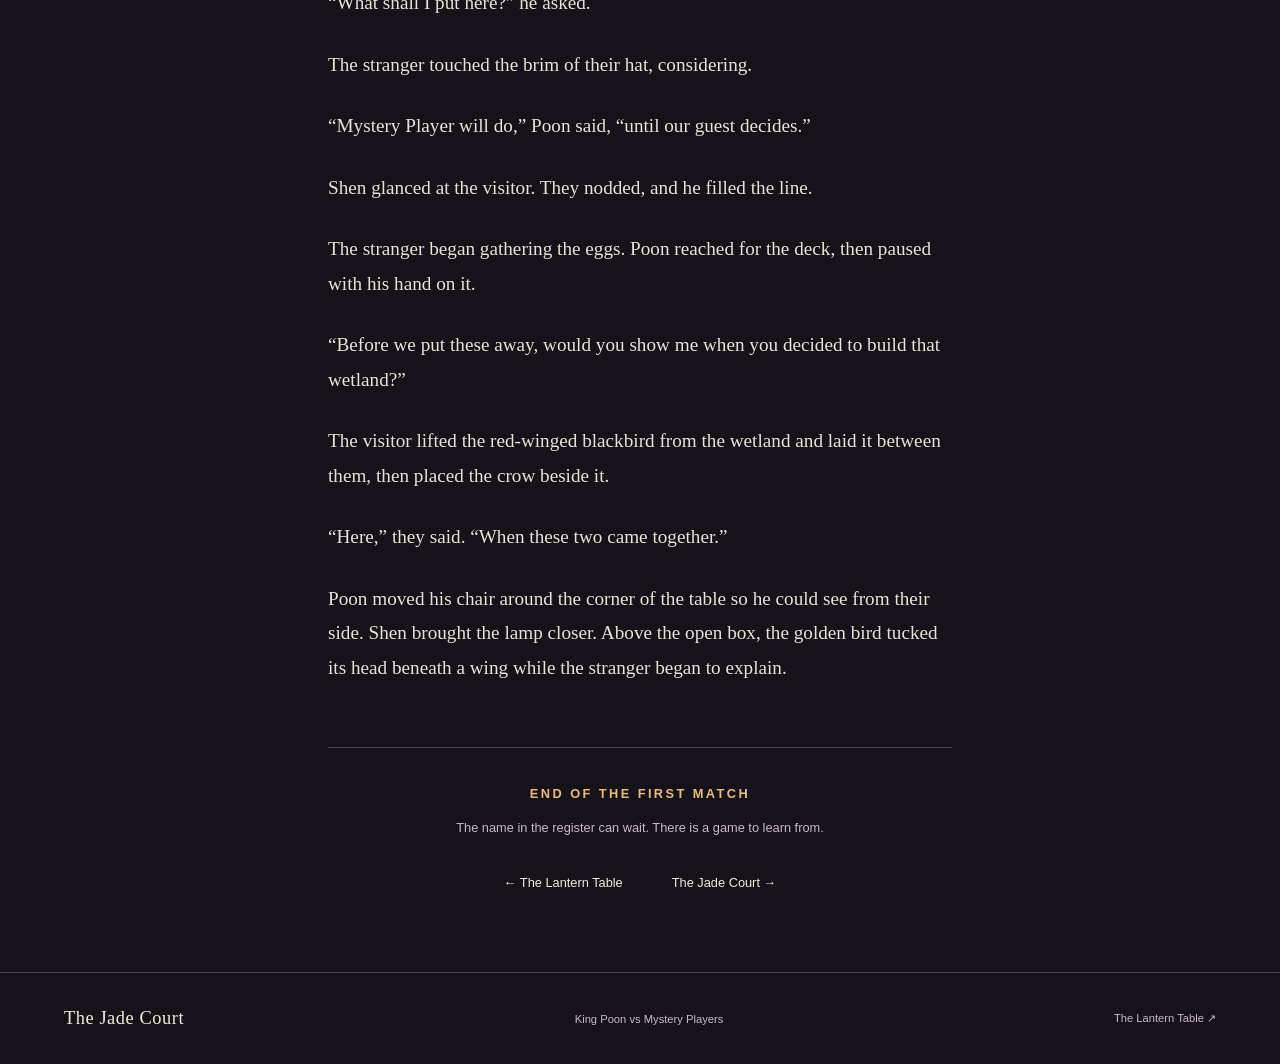
<file: docs/mystery-players/the-birds-beneath/index.html>
<!doctype html>
<html lang="en">
<head>
  <meta charset="utf-8">
  <meta name="viewport" content="width=device-width, initial-scale=1">
  <meta name="description" content="The stranger's wetland fills with birds, and King Poon discovers how much can hide beneath the cards. Part two of the first Mystery Players encounter.">
  <meta name="theme-color" content="#241b26">
  <title>The Birds Beneath — Mystery Players — The Jade Court</title>
  <link rel="icon" href="../../assets/favicon.svg" type="image/svg+xml">
  <link rel="stylesheet" href="../../assets/style.css">
</head>
<body class="mystery-page">
  <a class="skip-link" href="#story-text">Skip to story</a>
  <header class="site-header">
    <a class="brand" href="../../index.html"><span class="seal" aria-hidden="true">♜</span> The Jade Court</a>
    <nav aria-label="Main navigation"><a href="../../index.html#chapters">Chapters</a><a href="../">Mystery Players</a></nav>
  </header>
  <main id="main">
    <figure class="mystery-art">
      <img src="../../assets/images/mystery-wetland-flocks-v5.jpg" width="1672" height="941" fetchpriority="high" alt="Five prominent birds and a few smaller flock companions gather above glowing stacks of tucked bird cards and moonlit reeds beneath the lanterns of an empty jade pavilion.">
      <figcaption>Between the cards, a wetland comes alive.</figcaption>
    </figure>
    <article id="the-birds-beneath" aria-labelledby="continuation-title">
      <header class="reader-header"><p class="eyebrow">Encounter 01 · Part two</p><h1 id="continuation-title">The Birds Beneath</h1><p class="reading-time">8 min read</p><p class="story-note">A fictional retelling of Wingspan replay #937896051.</p></header>
      <div class="prose" id="story-text">
        <p>Shen discovered the cold tea when he came to refill it.</p>
        <p>Neither player noticed. Poon was watching a fish crow in the stranger&#x27;s wetland, waiting for the little black bird to finish its business. An egg vanished. Food appeared beside the visitor&#x27;s hand. Farther along the row, a red-winged blackbird accepted a card beneath its own and laid another egg.</p>
        <p>Poon pointed at the new egg.</p>
        <p>“You just spent that.”</p>
        <p>“A different one,” said the stranger.</p>
        <p>“I&#x27;m sure the distinction matters to the crow.”</p>
        <p>The visitor smiled and gathered their cards.</p>
        <p>Shen paused with the teapot, looking at the card beneath the blackbird.</p>
        <p>“Did that one get eaten?”</p>
        <p>“Joined the flock,” said the stranger. “Some hunters tuck their prey underneath. This one gathers more blackbirds.”</p>
        <p>“Whatever bird is on the card?” Shen asked.</p>
        <p>“Once it&#x27;s underneath, it counts as another blackbird. And this power gives me an egg when I add to the flock.”</p>
        <p>Among the painted reeds, another red shoulder flickered. Poon watched a blackbird settle beside its companions, then turned his attention back to the crow.</p>
        <p>Early on, Poon had been pleased with his blue jay. It brought him seed from the feeder, and his Baird&#x27;s sparrow added eggs when he worked the grassland. He could see where his next few turns were going. Across the table, the stranger had started with a red-winged blackbird, then found the fish crow a place beside it. Now, whenever they returned to the wetland for cards, something seemed to happen all the way down the row.</p>
        <p>Shen set fresh cups outside the reach of Poon&#x27;s elbow.</p>
        <p>“Is it coming back to you?” Shen asked the visitor.</p>
        <p>The stranger tipped their hat back a little. “Enough to take a turn without asking what everything means.”</p>
        <p>“Enough to win the first round,” Poon said.</p>
        <p>The visitor had taken the first round&#x27;s contest, four points to Poon&#x27;s one. He had conceded that cheerfully. There was plenty of game left, and he was building a wetland of his own. His common grackle could tuck away a card and lay an egg too.</p>
        <p>Then a yellow-headed blackbird joined the visitor&#x27;s birds.</p>
        <p>On their next visit to the wetland, it tucked a card and laid an egg. The crow took an egg for food. The red-winged blackbird tucked another card and laid another egg. The visitor&#x27;s hand had grown, their food supply had improved, and each blackbird&#x27;s flock had gained a member.</p>
        <p>Poon shifted forward in his chair.</p>
        <p>He knew the feeling of defending a player who kept finding the same pass. You could see it coming. You could even point to the space where it would arrive. Somehow, when the possession ended, they had scored there again.</p>
        <p>“How often are you planning to do that?” he asked.</p>
        <p>The stranger looked at the wetland.</p>
        <p>“It still seems useful.”</p>
        <p>Shen moved his ledger closer to the game table.</p>
        <p>By the end of the second round, a bushtit had joined the row. Poon&#x27;s purple martin was working beside his grackle, giving him a fresh card after each tuck, but the visitor now had three birds gathering flocks. Small shapes crowded the reeds behind their cards. They won the second contest as well. Shen wrote down five points for the stranger and none for the king.</p>
        <p>Poon looked at the brush.</p>
        <p>“You could make the zero smaller.”</p>
        <p>“It is already a very economical numeral, Your Majesty.”</p>
        <p>The stranger laughed before they could stop themselves. Poon grinned, then reached for his next card.</p>
        <p>Across from him, a ring-billed gull completed the visitor&#x27;s wetland. Its card slipped into place at the end of the row. The golden bird above the box landed on the rim, head tilted, as though it wanted a closer look.</p>
        <p>The next time the stranger drew cards, Poon watched the whole sequence.</p>
        <p>The gull tucked a card and drew a replacement. The bushtit tucked one and laid an egg. The yellow-headed blackbird did the same. The crow traded an egg for food. Finally, the red-winged blackbird tucked its card and laid an egg.</p>
        <p>Four cards had slipped beneath the birds. A second gull wheeled above the water while another bushtit found a place among its companions. Both flocks of blackbirds stirred in the reeds. The crow stayed where it was, alone beside the food.</p>
        <p>Poon glanced at the little overlapping edges. He had been watching the eggs come and go, the food gathering beside the board, the cards moving through the visitor&#x27;s hand. Those quiet stacks had kept growing through all of it. He knew what they stood for, yet he had kept counting the four flocking birds as though each were still alone.</p>
        <p>“May I see how many are under there?”</p>
        <p>The stranger spread them carefully enough for him to count, then squared them again.</p>
        <p>“Right,” he said.</p>
        <p>Shen waited.</p>
        <p>“That&#x27;s quite a few.”</p>
        <p>“Would you like that entered in the register?”</p>
        <p>“I would like you to drink your tea.”</p>
        <p>There were still things he could do well. He added a grasshopper sparrow to his grassland, then a barn swallow. When he laid eggs, the sparrows contributed their own. The painted meadow filled with small speckled shapes, and he began to count the remaining spaces before choosing where to put them.</p>
        <p>Poon took the third round&#x27;s contest, six points to three. He sat back for the first time in several turns and rolled his shoulders. The visitor studied his grassland, then their own remaining cards. They were taking longer again, but now Poon could see them weighing choices rather than searching their memory.</p>
        <p>“You don&#x27;t need my help with the symbols anymore,” he said.</p>
        <p>“No.” The stranger looked up. “Thank you for waiting while I did.”</p>
        <p>Poon nodded toward the board. “I&#x27;m beginning to regret being such a good host.”</p>
        <p>The last round gave each of them only a handful of turns.</p>
        <p>The stranger returned to the wetland. Poon drew cards from his own, adding to his martin&#x27;s and grackle&#x27;s flocks. Then the visitor found room for a blue-winged warbler in the forest, and Poon played a scaled quail in his grassland. The quail would add an egg whenever he used that row.</p>
        <p>The visitor worked through the wetland again. Poon followed each tuck with his eyes, then looked for movement among the reeds or over the water. He played a white-breasted nuthatch in his forest, giving himself more room for eggs. Across the table, the stranger made one last pass through the wetland.</p>
        <p>On his next turn he laid eggs. Four came from the grassland action, then the quail and both sparrows added one apiece. His barn swallow had nothing left in his hand to tuck. He touched its card anyway, as though encouraging a teammate who had run out of room to shoot.</p>
        <p>The visitor&#x27;s last bird was a Cassin&#x27;s finch. It brought a choice of bonus cards; they considered both and kept one. Earlier, a Bell&#x27;s vireo had given them another such choice. Shen watched the visitor set the discarded card aside without asking to see it.</p>
        <p>Poon spent his final turn in the grassland. Seven more eggs settled onto his birds.</p>
        <p>Then there were no actions left.</p>
        <p>For a moment the pavilion was quiet enough to hear the river against its steps. The hearth still held its impossible afternoon. Outside the windows, the lanterns shone on dark water.</p>
        <p>“I have the last contest,” Poon said.</p>
        <p>He did. Seven points to none. Shen entered them, and Poon leaned over to check the round totals: fourteen for him, twelve for his guest.</p>
        <p>The rest took longer.</p>
        <p>Poon had nineteen points in birds, six from his bonus card, and nineteen eggs. His eleven tucked cards brought his final score to sixty-nine. He counted once more, then nodded for Shen to write it down.</p>
        <p>The stranger had thirty-six points in birds. Their bonus cards added eleven, and nine eggs remained on the board. Then they lifted the wetland birds and brought out the cards underneath.</p>
        <p>Shen counted them into small piles.</p>
        <p>Thirty-eight.</p>
        <p>Poon watched the last pile form. Thirty-eight extra flock members, each worth a point. His guest had twenty-seven more tucked cards than he did. Above the little wetland, a gull circled. A few blackbirds shifted among the reeds, with more stirring out of sight. All those visits to the wetland were lying on the table now.</p>
        <p>“One hundred and six,” Shen said.</p>
        <p>The stranger looked from the ledger to Poon. Their hands had gone still beside the board.</p>
        <p>He held out his hand.</p>
        <p>“Good game.”</p>
        <p>They shook it. Their grip was warmer than he expected.</p>
        <p>“I wasn&#x27;t sure I&#x27;d remember enough,” they said.</p>
        <p>“You remembered plenty.” Poon looked down at the fish crow. “I may remember this fellow for a while.”</p>
        <p>Shen turned the register so they could both see. Beside the empty space for the visitor&#x27;s name, he had written the score: 106–69.</p>
        <p>“What shall I put here?” he asked.</p>
        <p>The stranger touched the brim of their hat, considering.</p>
        <p>“Mystery Player will do,” Poon said, “until our guest decides.”</p>
        <p>Shen glanced at the visitor. They nodded, and he filled the line.</p>
        <p>The stranger began gathering the eggs. Poon reached for the deck, then paused with his hand on it.</p>
        <p>“Before we put these away, would you show me when you decided to build that wetland?”</p>
        <p>The visitor lifted the red-winged blackbird from the wetland and laid it between them, then placed the crow beside it.</p>
        <p>“Here,” they said. “When these two came together.”</p>
        <p>Poon moved his chair around the corner of the table so he could see from their side. Shen brought the lamp closer. Above the open box, the golden bird tucked its head beneath a wing while the stranger began to explain.</p>
      </div>
      <footer class="chapter-end"><p class="eyebrow">End of the first match</p><p>The name in the register can wait. There is a game to learn from.</p><nav class="reader-nav" aria-label="Continuation navigation"><a href="../">← The Lantern Table</a><a href="../../index.html">The Jade Court →</a></nav></footer>
    </article>
  </main>
  <footer class="site-footer"><a class="brand" href="../../index.html">The Jade Court</a><span>King Poon vs Mystery Players</span><a href="../">The Lantern Table ↗</a></footer>
</body>
</html>
</file>
<file: docs/assets/style.css>
:root{color-scheme:dark;--ink:#102923;--deep:#091c18;--paper:#f2ecdc;--gold:#dfbd76;--muted:#b6c2b9;--line:#345047}*{box-sizing:border-box}html{scroll-behavior:smooth;scroll-padding-top:30px}body{margin:0;background:var(--ink);color:var(--paper);font-family:Georgia,'Times New Roman',serif}a{color:inherit;text-decoration:none}a:focus-visible{outline:3px solid var(--gold);outline-offset:6px}img{display:block;max-width:100%;height:auto}p{line-height:1.65}h1,h2,h3,p{margin-top:0}h1,h2,h3{font-weight:400}h2{font-size:clamp(2rem,4vw,3.4rem);line-height:1.1;letter-spacing:-.035em}.eyebrow,nav,.button,.hero-note,.hero-caption,.text-link,.archive-note,.site-footer,.reader-nav,.chapter-end{font-family:Arial,Helvetica,sans-serif}.eyebrow{text-transform:uppercase;letter-spacing:.19em;font-size:.68rem;color:var(--gold);font-weight:600}.site-header{height:88px;display:flex;align-items:center;justify-content:space-between;padding:0 5vw;border-bottom:1px solid var(--line)}.brand{font-size:1.15rem;letter-spacing:.03em;display:flex;align-items:center;gap:14px}.seal{border:1px solid var(--gold);color:var(--gold);font-size:25px;line-height:1;padding:5px 7px}nav{display:flex;gap:32px;font-size:.8rem}nav a:hover,.text-link:hover{color:var(--gold)}.skip-link{position:absolute;left:20px;top:-100px;z-index:10;background:var(--paper);color:var(--ink);padding:14px}.skip-link:focus{top:12px}.hero{position:relative;min-height:650px;height:min(780px,76vw);overflow:hidden;background:var(--deep)}.hero-art{position:absolute;width:100%;height:100%;object-fit:cover;object-position:32% center}.hero:after{content:"";position:absolute;inset:0;background:linear-gradient(90deg,transparent 35%,rgba(7,24,20,.8) 69%,rgba(7,24,20,.93)),linear-gradient(0deg,rgba(7,24,20,.4),transparent 35%)}.hero-copy{position:relative;z-index:1;margin-left:64%;padding:100px 5vw 80px 0}.hero h1{font-size:clamp(4rem,7.1vw,7.5rem);line-height:.91;letter-spacing:-.055em;margin:27px 0}.hero h1 em{color:var(--gold);font-weight:400}.hero-description{font-size:1.05rem;color:#e2e2d5;line-height:1.65;margin-bottom:32px}.button{display:inline-flex;align-items:center;gap:36px;background:var(--gold);color:var(--deep);padding:17px 23px;font-size:.8rem;font-weight:600;min-height:48px;transition:background .15s}.button:hover{background:#f3d394}.hero-note{font-size:.67rem;color:var(--muted);margin:19px 0 0}.hero-caption{position:absolute;bottom:28px;left:5vw;z-index:1;font-size:.65rem;text-transform:uppercase;letter-spacing:.25em;color:#eee2c6}.section-wrap{max-width:1280px;margin:0 auto;padding:88px 5vw}.intro{display:grid;grid-template-columns:1fr 2fr;gap:40px;border-bottom:1px solid var(--line)}.intro>.eyebrow{padding-top:10px}.intro>div{display:grid;grid-template-columns:1fr 1fr;gap:38px;align-items:center}.intro h2{margin:0}.intro p:not(.eyebrow){color:var(--muted);font-size:1.02rem;margin:0}.section-heading{display:flex;align-items:baseline;justify-content:space-between;gap:20px;margin-bottom:30px}.section-heading h2{font-size:2.35rem;margin:0}.chapter-card{display:grid;grid-template-columns:1.4fr 1fr;border:1px solid var(--line);background:#142f28}.chapter-image{overflow:hidden}.chapter-image img{width:100%;height:100%;object-fit:cover;transition:transform .3s}.chapter-card:hover img{transform:scale(1.025)}.chapter-info{padding:40px}.chapter-info .eyebrow{font-size:.62rem}.chapter-info .eyebrow span{padding:0 10px}.chapter-info h3{font-size:2.5rem;line-height:1.1;letter-spacing:-.03em;margin:24px 0 17px}.chapter-info>p:not(.eyebrow){color:var(--muted);max-width:290px}.text-link{display:flex;justify-content:space-between;color:var(--gold);font-size:.8rem;margin-top:28px}.archive-note{font-size:.75rem;color:var(--muted);margin:24px 0 0}.site-footer{display:flex;justify-content:space-between;align-items:center;gap:20px;border-top:1px solid var(--line);padding:35px 5vw;font-size:.7rem;color:var(--muted)}.site-footer .brand{font-family:Georgia,serif;color:var(--paper)}.reader-header{text-align:center;padding:65px 20px 48px}.reader-header h1{font-size:clamp(2.8rem,6vw,5rem);letter-spacing:-.045em;line-height:1.05;max-width:800px;margin:22px auto}.reader-header .reading-time{font: .75rem Arial,sans-serif;color:var(--muted)}.reader-art{max-width:1200px;margin:0 auto;padding:0 30px}.reader-art img{width:100%;border:1px solid var(--line)}.prose{max-width:680px;margin:0 auto;padding:60px 28px 35px;font-size:1.2rem;line-height:1.8;color:#e7e3d7}.prose p{line-height:1.8;margin-bottom:1.4em}.prose p:first-child:first-letter{float:left;font-size:4.5rem;line-height:.9;padding:9px 12px 0 0;color:var(--gold)}.chapter-end{max-width:624px;margin:0 auto 70px;padding:35px 0 0;text-align:center;border-top:1px solid var(--line)}.chapter-end p{font-size:.8rem;color:var(--muted)}.chapter-end .eyebrow{color:var(--gold)}.reader-nav{display:flex;gap:25px;justify-content:center;align-items:center;font-size:.8rem;margin-top:25px}.reader-nav>a{padding:12px}.reader-nav>a:hover{color:var(--gold)}
/* Expand the artwork on wide screens with a modest crop and a taller hero. */
@media(min-width:1400px){
  .hero{max-width:3400px;margin-inline:auto;height:clamp(780px,50vw,1700px);min-height:0}
  .hero-art{object-fit:cover;object-position:center 42%}
  .hero-copy{padding:100px 64px 80px 0}
  .hero-caption{left:64px}
}
@media(max-width:950px){.hero{min-height:600px}.hero-copy{margin-left:57%;padding-top:100px}.hero:after{background:linear-gradient(90deg,transparent 20%,rgba(7,24,20,.84) 65%,rgba(7,24,20,.95))}.intro{grid-template-columns:1fr;gap:20px}.intro>div{gap:50px}.chapter-info{padding:28px}.chapter-info h3{font-size:2rem}}
@media(max-width:600px){.site-header{height:75px;padding:0 20px}.brand{font-size:.95rem;gap:9px}.seal{font-size:21px}nav{gap:18px;font-size:.72rem}.hero{height:auto;min-height:0}.hero-art{position:relative;height:auto;width:100%;object-fit:contain}.hero:after{top:0;height:56vw;background:linear-gradient(0deg,var(--deep),transparent 35%);pointer-events:none}.hero-copy{margin:0;padding:12px 26px 38px;background:var(--deep)}.hero h1{font-size:4.6rem;margin:20px 0}.hero h1 br{display:none}.hero-description{font-size:1rem}.hero-caption{display:none}.hero-copy .eyebrow{margin-bottom:12px}.hero-note{font-size:.65rem}.section-wrap{padding:48px 24px}.intro>div{grid-template-columns:1fr;gap:22px}.intro h2 br{display:none}.intro h2{max-width:300px}.section-heading h2{font-size:1.9rem}.section-heading .eyebrow{font-size:.55rem;white-space:nowrap}.chapter-card{grid-template-columns:1fr}.chapter-info{padding:27px}.chapter-info h3 br{display:none}.chapter-info h3{font-size:2rem}.site-footer{padding:28px 24px;flex-wrap:wrap}.site-footer>span{display:none}.reader-header{padding:45px 24px 30px}.reader-header h1{font-size:3rem}.reader-art{padding:0}.reader-art img{border-left:0;border-right:0}.prose{font-size:1.13rem;padding:38px 25px 20px}.chapter-end{margin:0 25px 50px}.reader-nav{gap:12px}}
@media(prefers-reduced-motion:reduce){html{scroll-behavior:auto}*{transition:none!important}}

/* Mystery Players: a lantern-lit room beyond the main court. */
.mystery-page{--ink:#241b26;--deep:#16121a;--gold:#e8bd7b;--muted:#c9bac6;--line:#51404d;background:var(--deep)}
.mystery-intro{text-align:center;padding:72px 24px 54px;background:radial-gradient(ellipse at top,#3d2832,transparent 75%)}
.mystery-intro h1{font-size:clamp(2.8rem,6.5vw,6rem);line-height:1.05;letter-spacing:-.045em;margin:24px auto}
.mystery-intro h1 span{font-size:.5em;font-style:italic;color:var(--muted)}
.mystery-intro h1 em{color:var(--gold);font-weight:400}
.mystery-intro>p:not(.eyebrow){color:var(--muted);font-size:1.1rem}
.mystery-intro .button{margin-top:12px}
.mystery-art{max-width:1280px;margin:0 auto;padding:0 30px}
.mystery-art img{width:100%;border:1px solid var(--line)}
.mystery-art figcaption{text-align:center;color:var(--muted);font: .72rem/1.6 Arial,sans-serif;padding:16px}
.mystery-page .reader-header{padding-bottom:0}
.mystery-page .reader-header h2{font-size:clamp(2.7rem,5vw,4.3rem);margin:20px auto}
.mystery-entry{border-top:1px solid var(--line)}
.mystery-entry .chapter-card{background:#291f29;border-color:#51404d}
.mystery-entry h2{font-size:clamp(2rem,3vw,2.8rem)}
@media(max-width:600px){.site-header{height:auto;min-height:90px;flex-wrap:wrap;gap:16px;padding:18px 20px}.site-header nav{flex-wrap:wrap;gap:18px}.mystery-intro{padding:48px 22px 36px}.mystery-art{padding:0}.mystery-art img{border-left:0;border-right:0}}

.story-illustration{margin:36px 0 42px}.story-illustration img{width:100%;border:1px solid var(--line)}.story-illustration figcaption{font:.75rem/1.6 Arial,Helvetica,sans-serif;color:var(--muted);text-align:center;padding:14px 8px 0}
@media(min-width:1000px){.story-illustration{width:960px;max-width:calc(100vw - 60px);margin-left:calc((100% - 960px)/2)}}

/* Original story entry point and reader note. */
.full-story-callout{grid-column:1/-1;display:flex;align-items:center;justify-content:space-between;gap:25px;padding-top:32px;border-top:1px solid var(--line)}
.intro>.full-story-callout{display:flex}
.full-story-callout h3{font-size:1.5rem;margin-bottom:8px}
.full-story-callout .button{flex-shrink:0}
.story-note{font: .85rem/1.6 Arial,Helvetica,sans-serif;color:var(--muted);max-width:440px;margin:22px auto 0}
@media(max-width:600px){.intro>.full-story-callout{align-items:flex-start;flex-direction:column;gap:22px}.full-story-callout .button{width:100%;justify-content:space-between}}

/* Compact reading order for the Mystery Players encounter. */
.episode-list{display:block;max-width:760px;margin:0 auto 48px;padding:0 28px}
.episode-list ol{margin:0;padding-left:24px;display:grid;gap:12px}
.episode-list li::marker{color:var(--gold)}
.episode-list a{display:flex;flex-wrap:wrap;align-items:baseline;justify-content:space-between;gap:8px 24px;padding:16px;border-bottom:1px solid var(--line)}
.episode-list a span{font-family:Georgia,'Times New Roman',serif;font-size:1.2rem}
.episode-list small{font-size:.8rem;color:var(--muted)}


/* Keep the series aligned with the landing page's existing story cards. */
.mystery-series-panel .chapter-info h2{font-size:2.5rem;line-height:1.1;letter-spacing:-.03em;margin:24px 0 17px}
.mystery-chapter-menu{display:grid;gap:0;margin-top:24px}
.mystery-chapter-menu a{display:flex;justify-content:space-between;align-items:baseline;gap:16px;padding:13px 0;border-top:1px solid #51404d;color:var(--gold);font-size:.8rem;line-height:1.5}
.mystery-chapter-menu a:hover{color:var(--paper)}
.mystery-chapter-menu small{color:var(--muted);font-size:.65rem;margin-right:10px}
@media(max-width:950px){.mystery-series-panel .chapter-info h2{font-size:2rem}}
@media(max-width:600px){.mystery-series-panel .chapter-info h2 br{display:none}}
</file>
